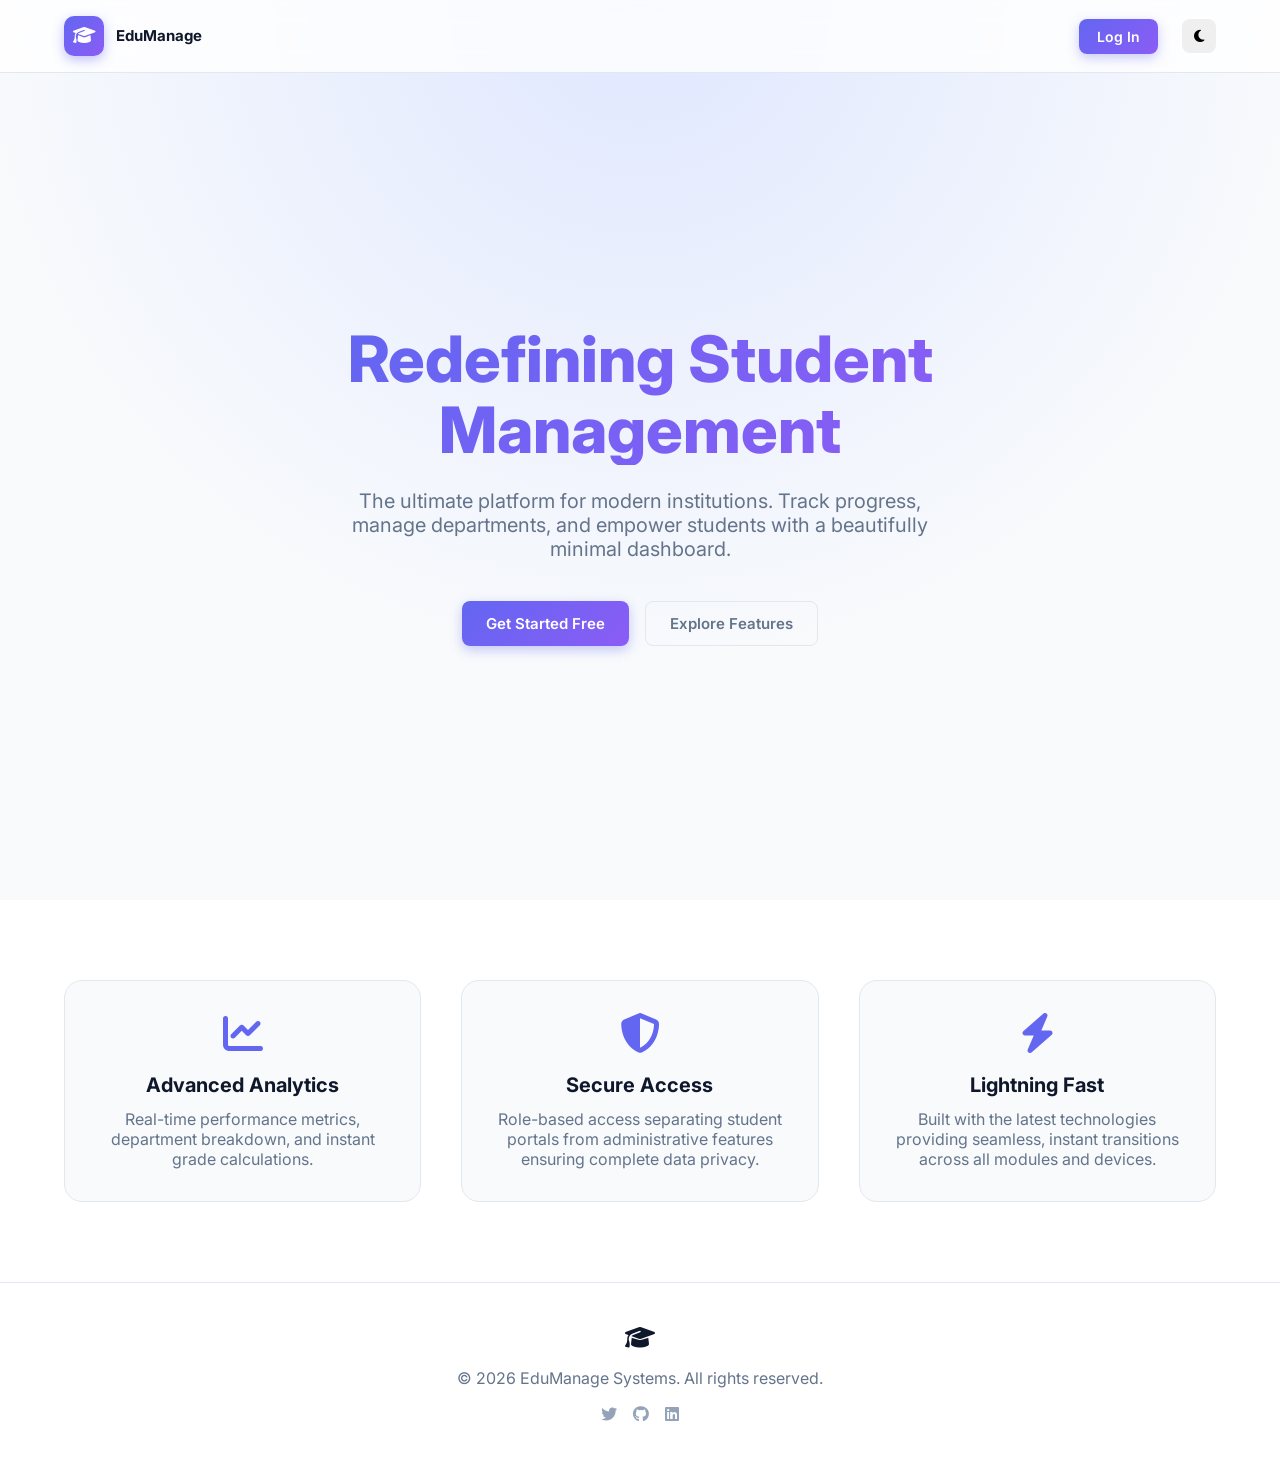
<file: index.html>
<!DOCTYPE html>
<html lang="en">
<head>
  <meta charset="UTF-8" />
  <meta name="viewport" content="width=device-width, initial-scale=1.0" />
  <title>EduManage — Professional Student Management</title>
  <link rel="stylesheet" href="style.css" />
  <link rel="stylesheet" href="auth-landing.css" />
  <link rel="stylesheet" href="https://cdnjs.cloudflare.com/ajax/libs/font-awesome/6.5.0/css/all.min.css" />
</head>
<body>

  <header class="landing-header">
    <div class="sidebar-logo" style="padding:0; border:none; color:var(--text-primary)">
      <div class="logo-icon"><i class="fa-solid fa-graduation-cap"></i></div>
      <div class="logo-text" style="color:var(--text-primary)">EduManage</div>
    </div>
    <nav class="landing-nav">
      <div style="display:flex; gap: 8px;">
        <a href="login.html" class="btn btn-primary">Log In</a>
      </div>
      <button class="btn btn-icon dark-toggle" id="dark-toggle"><i class="fa-solid fa-moon"></i></button>
    </nav>
  </header>

  <main>
    <section class="landing-hero">
      <h1 class="hero-title">Redefining Student<br/>Management</h1>
      <p class="hero-subtitle">The ultimate platform for modern institutions. Track progress, manage departments, and empower students with a beautifully minimal dashboard.</p>
      <div class="hero-buttons">
        <a href="signup.html" class="btn btn-primary btn-lg">Get Started Free</a>
        <a href="#features" class="btn btn-outline btn-lg">Explore Features</a>
      </div>
    </section>

    <section id="features" class="features-section">
      <div class="feature-card">
        <i class="fa-solid fa-chart-line feature-icon"></i>
        <h3 style="font-size: 20px; font-weight:700; margin-bottom:12px">Advanced Analytics</h3>
        <p style="color: var(--text-secondary)">Real-time performance metrics, department breakdown, and instant grade calculations.</p>
      </div>
      <div class="feature-card">
        <i class="fa-solid fa-shield-halved feature-icon"></i>
        <h3 style="font-size: 20px; font-weight:700; margin-bottom:12px">Secure Access</h3>
        <p style="color: var(--text-secondary)">Role-based access separating student portals from administrative features ensuring complete data privacy.</p>
      </div>
      <div class="feature-card">
        <i class="fa-solid fa-bolt feature-icon"></i>
        <h3 style="font-size: 20px; font-weight:700; margin-bottom:12px">Lightning Fast</h3>
        <p style="color: var(--text-secondary)">Built with the latest technologies providing seamless, instant transitions across all modules and devices.</p>
      </div>
    </section>
  </main>

  <footer class="landing-footer">
    <div style="margin-bottom: 16px; font-size:24px; color:var(--text-primary)"><i class="fa-solid fa-graduation-cap"></i></div>
    <p>&copy; <span id="year"></span> EduManage Systems. All rights reserved.</p>
    <div style="margin-top: 16px; display:flex; gap: 16px; justify-content:center;">
      <a href="#" style="color:var(--text-muted);"><i class="fa-brands fa-twitter"></i></a>
      <a href="#" style="color:var(--text-muted);"><i class="fa-brands fa-github"></i></a>
      <a href="#" style="color:var(--text-muted);"><i class="fa-brands fa-linkedin"></i></a>
    </div>
  </footer>

  <script src="script.js"></script>
  <script>
    document.getElementById('year').textContent = new Date().getFullYear();
  </script>
</body>
</html>
</file>
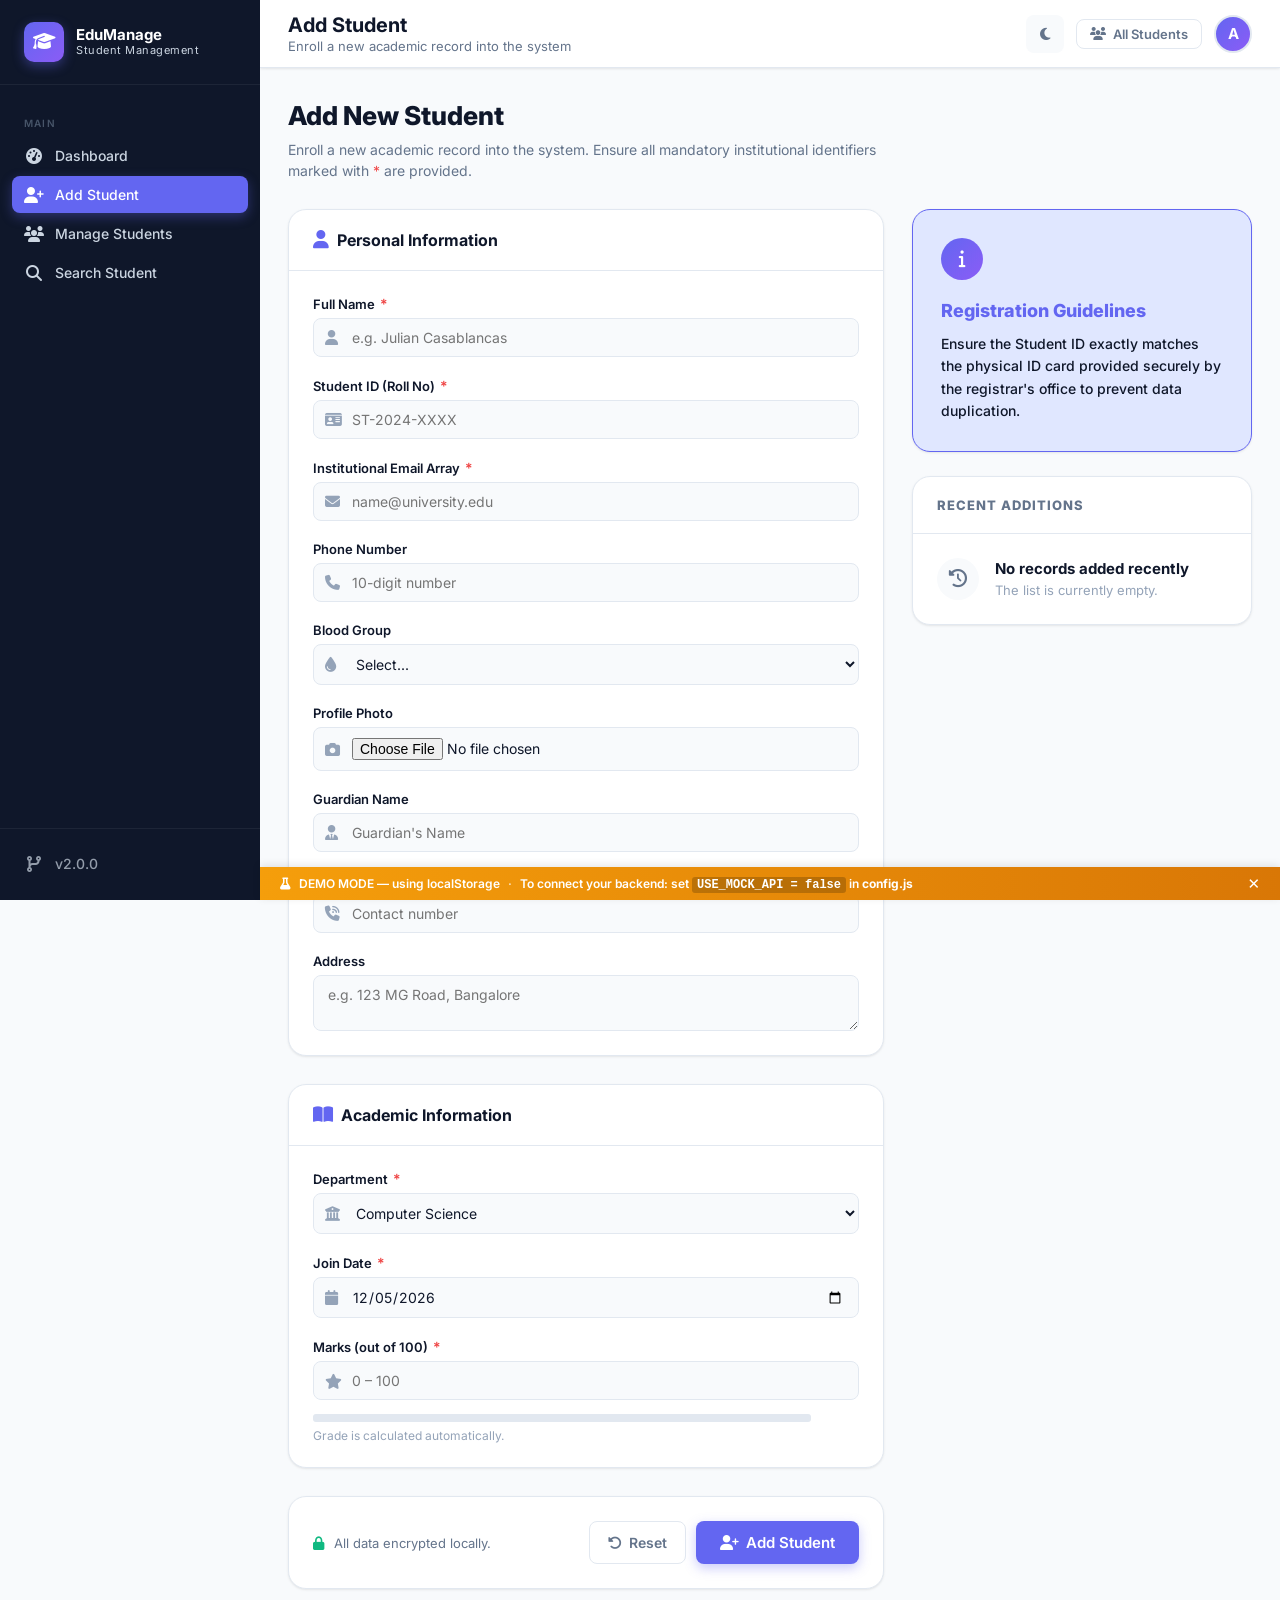
<file: add.html>
<!DOCTYPE html>
<html lang="en">
<head>
  <meta charset="UTF-8" />
  <meta name="viewport" content="width=device-width, initial-scale=1.0" />
  <title>Add Student — Student Management System</title>
  <meta name="description" content="Register a new student with full form validation." />
  <link rel="stylesheet" href="style.css" />
  <link rel="stylesheet" href="https://cdnjs.cloudflare.com/ajax/libs/font-awesome/6.5.0/css/all.min.css" />
</head>
<body>
<div class="app-shell">

  <!-- ── Sidebar ──────────────────────────────────────────────── -->
  <aside class="sidebar" id="sidebar">
    <div class="sidebar-logo">
      <div class="logo-icon"><i class="fa-solid fa-graduation-cap"></i></div>
      <div class="logo-text">EduManage<span>Student Management</span></div>
    </div>
    <nav class="sidebar-nav" aria-label="Main navigation">
      <div class="nav-section-label">Main</div>
      <a href="dashboard.html"  class="nav-link"><i class="fa-solid fa-gauge-high"></i> Dashboard</a>
      <a href="add.html"    class="nav-link active"><i class="fa-solid fa-user-plus"></i> Add Student</a>
      <a href="manage.html" class="nav-link"><i class="fa-solid fa-users"></i> Manage Students</a>
      <a href="search.html" class="nav-link"><i class="fa-solid fa-magnifying-glass"></i> Search Student</a>
    </nav>
    <div class="sidebar-footer">
      <div class="nav-link" style="cursor:default;pointer-events:none;opacity:.7;">
        <i class="fa-solid fa-code-branch"></i> v2.0.0
      </div>
    </div>
  </aside>
  <div class="sidebar-overlay"></div>

  <!-- ── Topbar ───────────────────────────────────────────────── -->
  <header class="topbar">
    <div class="topbar-left">
      <button class="btn topbar-btn" id="menu-toggle" aria-label="Toggle navigation"><i class="fa-solid fa-bars"></i></button>
      <div>
        <div class="topbar-title">Add Student</div>
        <div class="topbar-subtitle">Enroll a new academic record into the system</div>
      </div>
    </div>
    <div class="topbar-right">
      <button class="btn topbar-btn dark-toggle" id="dark-toggle" aria-label="Toggle dark mode"><i class="fa-solid fa-moon"></i></button>
      <a href="manage.html" class="btn btn-outline btn-sm"><i class="fa-solid fa-users"></i> All Students</a>
      <div class="avatar">A</div>
    </div>
  </header>

  <main class="main-content">
    <div class="page-header fade-up">
      <h1 class="page-title">Add New Student</h1>
      <p class="page-subtitle" style="max-width: 600px; line-height: 1.5; margin-top: 8px;">Enroll a new academic record into the system. Ensure all mandatory institutional identifiers marked with <span style="color:var(--danger)">*</span> are provided.</p>
    </div>

    <div class="page-two-col">
       <div style="min-width: 0;">
          <form id="add-form" novalidate>
             <!-- Personal Information -->
             <div class="card fade-up mb-6" style="margin-bottom:28px;">
               <div class="card-header">
                 <div class="card-title"><i class="fa-solid fa-user"></i> Personal Information</div>
               </div>
               <div class="card-body">
                 <div class="form-grid">
                    <div class="form-group">
                      <label class="form-label" for="name">Full Name <span class="required">*</span></label>
                      <div class="input-wrapper">
                        <i class="input-icon fa-solid fa-user"></i>
                        <input type="text" class="form-control" id="name" placeholder="e.g. Julian Casablancas" autocomplete="off" />
                      </div>
                      <div class="form-error" id="err-name"><i class="fa-solid fa-circle-exclamation"></i> Name is required (min 3 chars)</div>
                    </div>
                    <div class="form-group">
                      <label class="form-label" for="rollNo">Student ID (Roll No) <span class="required">*</span></label>
                      <div class="input-wrapper">
                        <i class="input-icon fa-solid fa-id-card"></i>
                        <input type="text" class="form-control" id="rollNo" placeholder="ST-2024-XXXX" autocomplete="off" />
                      </div>
                      <div class="form-error" id="err-rollNo"><i class="fa-solid fa-circle-exclamation"></i> Roll number is required</div>
                    </div>
                    <div class="form-group full">
                      <label class="form-label" for="email">Institutional Email Array <span class="required">*</span></label>
                      <div class="input-wrapper">
                        <i class="input-icon fa-solid fa-envelope"></i>
                        <input type="email" class="form-control" id="email" placeholder="name@university.edu" autocomplete="off" />
                      </div>
                      <div class="form-error" id="err-email"><i class="fa-solid fa-circle-exclamation"></i> Valid email is required</div>
                    </div>
                    
                    <div class="form-group">
                      <label class="form-label" for="phone">Phone Number</label>
                      <div class="input-wrapper">
                        <i class="input-icon fa-solid fa-phone"></i>
                        <input type="tel" class="form-control" id="phone" placeholder="10-digit number" />
                      </div>
                    </div>
                    <!-- Enhancements -->
                    <div class="form-group">
                      <label class="form-label" for="bloodGroup">Blood Group</label>
                      <div class="input-wrapper">
                        <i class="input-icon fa-solid fa-droplet"></i>
                        <select class="form-control" id="bloodGroup" style="padding-left:38px;">
                          <option value="" selected>Select...</option>
                          <option value="A+">A+</option><option value="A-">A-</option>
                          <option value="B+">B+</option><option value="B-">B-</option>
                          <option value="O+">O+</option><option value="O-">O-</option>
                          <option value="AB+">AB+</option><option value="AB-">AB-</option>
                        </select>
                      </div>
                    </div>
                    
                    <div class="form-group full">
                      <label class="form-label" for="photo">Profile Photo</label>
                      <div class="input-wrapper">
                        <i class="input-icon fa-solid fa-camera"></i>
                        <input type="file" class="form-control" id="photo" accept="image/*" style="padding-left:38px;" />
                      </div>
                    </div>

                    <div class="form-group">
                      <label class="form-label" for="guardianName">Guardian Name</label>
                      <div class="input-wrapper">
                        <i class="input-icon fa-solid fa-user-tie"></i>
                        <input type="text" class="form-control" id="guardianName" placeholder="Guardian's Name" />
                      </div>
                    </div>
                    <div class="form-group">
                      <label class="form-label" for="guardianContact">Guardian Contact</label>
                      <div class="input-wrapper">
                        <i class="input-icon fa-solid fa-phone-volume"></i>
                        <input type="tel" class="form-control" id="guardianContact" placeholder="Contact number" />
                      </div>
                    </div>

                    <div class="form-group full">
                      <label class="form-label" for="address">Address</label>
                      <textarea class="form-control" id="address" name="address" rows="2"
                        placeholder="e.g. 123 MG Road, Bangalore" style="resize:vertical;"></textarea>
                    </div>
                 </div>
               </div>
             </div>

             <!-- Academic Information -->
             <div class="card fade-up mb-6" style="margin-bottom:28px;">
               <div class="card-header">
                 <div class="card-title"><i class="fa-solid fa-book-open"></i> Academic Information</div>
               </div>
               <div class="card-body">
                 <div class="form-grid">
                    <div class="form-group">
                      <label class="form-label" for="department">Department <span class="required">*</span></label>
                      <div class="input-wrapper">
                        <i class="input-icon fa-solid fa-building-columns"></i>
                        <select class="form-control" id="department" style="padding-left:38px;">
                          <option value="" disabled selected>Select Department</option>
                        </select>
                      </div>
                      <div class="form-error" id="err-department"><i class="fa-solid fa-circle-exclamation"></i> Please select a department</div>
                    </div>
                    <div class="form-group">
                      <label class="form-label" for="joinDate">Join Date <span class="required">*</span></label>
                      <div class="input-wrapper">
                        <i class="input-icon fa-solid fa-calendar"></i>
                        <input type="date" class="form-control" id="joinDate" style="padding-left:38px;" />
                      </div>
                      <div class="form-error" id="err-joinDate"><i class="fa-solid fa-circle-exclamation"></i> Join date is required</div>
                    </div>
                    <div class="form-group full">
                      <label class="form-label" for="marks">Marks (out of 100) <span class="required">*</span></label>
                      <div style="position:relative;">
                        <i class="input-icon fa-solid fa-star" style="position:absolute;left:12px;top:50%;transform:translateY(-50%);color:var(--text-muted);font-size:15px;pointer-events:none;"></i>
                        <input type="number" class="form-control" id="marks" min="0" max="100" placeholder="0 – 100" style="padding-left:38px;" />
                      </div>
                      <div style="display:flex;align-items:center;gap:12px;margin-top:8px;">
                        <div class="progress-bar-outer" style="flex:1;height:8px;">
                          <div class="progress-bar-fill" id="marks-progress" style="width:0%;"></div>
                        </div>
                        <span id="marks-grade-preview" style="font-size:13px;font-weight:700;min-width:36px;text-align:right;"></span>
                      </div>
                      <div class="form-help">Grade is calculated automatically.</div>
                      <div class="form-error" id="err-marks"><i class="fa-solid fa-circle-exclamation"></i> Marks must be between 0 and 100</div>
                    </div>
                 </div>
               </div>
             </div>

             <!-- Actions -->
             <div class="card fade-up">
               <div class="card-body" style="display:flex;align-items:center;justify-content:space-between;flex-wrap:wrap;gap:12px;">
                 <div style="font-size:13px;color:var(--text-secondary);">
                   <i class="fa-solid fa-lock" style="color:var(--success);margin-right:6px;"></i> All data encrypted locally.
                 </div>
                 <div style="display:flex;gap:10px;flex-wrap:wrap;">
                   <button type="button" class="btn btn-outline" id="reset-btn">
                     <i class="fa-solid fa-rotate-left"></i> Reset
                   </button>
                   <button type="submit" class="btn btn-primary btn-lg" id="submit-btn" style="background:var(--primary); border:none;">
                     <i class="fa-solid fa-user-plus"></i> Add Student
                   </button>
                 </div>
               </div>
             </div>
          </form>
       </div>
       
       <!-- Right Widgets (Registration Guidelines logic adopted but themed natively) -->
       <div style="display:flex; flex-direction:column; gap:24px;">
          <div class="card fade-up" style="background:var(--primary-light); border:1px solid var(--primary); padding:28px;">
             <div style="width:42px; height:42px; border-radius:50%; background:linear-gradient(135deg, var(--primary), var(--secondary)); color:#fff; display:flex; align-items:center; justify-content:center; margin-bottom:20px; font-size:18px;">
                <i class="fa-solid fa-info"></i>
             </div>
             <h3 style="color:var(--primary); font-size:18px; font-weight:800; margin:0 0 12px 0;">Registration Guidelines</h3>
             <p style="color:var(--text-primary); font-size:14px; font-weight:500; line-height:1.6; margin:0;">Ensure the Student ID exactly matches the physical ID card provided securely by the registrar's office to prevent data duplication.</p>
          </div>
          
          <div class="card fade-up">
             <div class="card-header" style="border-bottom:1px solid var(--border);">
                <div class="card-title" style="font-size:13px; font-weight:800; letter-spacing:1px; color:var(--text-secondary); text-transform:uppercase;">Recent Additions</div>
             </div>
             <div class="card-body">
                <div style="display:flex; gap:16px; align-items:center;">
                   <div style="width:42px; height:42px; border-radius:50%; background:var(--bg); display:flex; align-items:center; justify-content:center; color:var(--text-secondary); font-size: 18px;"><i class="fa-solid fa-clock-rotate-left"></i></div>
                   <div>
                      <div id="recent-title" style="font-weight:700; color:var(--text-primary); font-size:15px; margin-bottom:4px;">No records added recently</div>
                      <div id="recent-desc" style="font-size:13px; color:var(--text-muted);">The list is currently empty.</div>
                   </div>
                </div>
             </div>
          </div>
       </div>

    </div>
  </main>
</div>

<div id="toast-container" aria-live="polite"></div>

<script src="config.js"></script>
<script src="api.js"></script>
<script src="script.js"></script>
<script>
let _currentPhotoBase64 = null;

const rules = {
  name:       v => v.trim().length >= 3,
  rollNo:     v => v.trim().length >= 2,
  email:      v => /^[^\s@]+@[^\s@]+\.[^\s@]+$/.test(v.trim()),
  department: v => !!v,
  joinDate:   v => !!v,
  marks:      v => v !== '' && Number(v) >= 0 && Number(v) <= 100,
};

function validateField(field) {
  const el  = document.getElementById(field);
  const err = document.getElementById('err-' + field);
  if (!el) return true;
  const ok = rules[field]? rules[field](el.value) : true;
  el.classList.toggle('error',    !ok);
  el.classList.toggle('success',   ok && el.value !== '');
  if (err) err.classList.toggle('show', !ok && el.value !== '');
  return ok;
}

function pageInit() {
  seedDemoDataIfEmpty();
  populateDeptSelect(document.getElementById('department'));
  document.getElementById('joinDate').value = new Date().toISOString().split('T')[0];

  document.getElementById('marks').addEventListener('input', () => {
    const val = Math.max(0, Math.min(100, Number(document.getElementById('marks').value) || 0));
    document.getElementById('marks-progress').style.width = val + '%';
    const g = computeGrade(val);
    const el = document.getElementById('marks-grade-preview');
    el.textContent = g;
    el.className   = gradeClass(g);
  });

  document.getElementById('photo').addEventListener('change', (e) => {
    if (e.target.files.length > 0) {
      const reader = new FileReader();
      reader.onload = () => { _currentPhotoBase64 = reader.result; };
      reader.readAsDataURL(e.target.files[0]);
    } else {
      _currentPhotoBase64 = null;
    }
  });

  Object.keys(rules).forEach(field => {
    const el = document.getElementById(field);
    if (!el) return;
    el.addEventListener('blur',  () => validateField(field));
    el.addEventListener('input', () => { if (el.classList.contains('error')) validateField(field); });
  });

  document.getElementById('reset-btn').addEventListener('click', () => {
    document.getElementById('add-form').reset();
    document.getElementById('joinDate').value = new Date().toISOString().split('T')[0];
    document.getElementById('marks-progress').style.width = '0%';
    document.getElementById('marks-grade-preview').textContent = '';
    _currentPhotoBase64 = null;
    Object.keys(rules).forEach(f => {
      const el = document.getElementById(f); if (el) el.classList.remove('error','success');
      const er = document.getElementById('err-' + f); if (er) er.classList.remove('show');
    });
    showToast('info', 'Form Reset', 'All fields cleared.');
  });

  document.getElementById('add-form').addEventListener('submit', handleSubmit);
}
if (document.readyState === 'loading') {
  document.addEventListener('DOMContentLoaded', pageInit);
} else {
  pageInit();
}

async function handleSubmit(e) {
  e.preventDefault();

  const allOk = Object.keys(rules).map(validateField).every(Boolean);
  if (!allOk) {
    showToast('error', 'Validation Error', 'Please fix the highlighted fields.');
    document.querySelector('.form-control.error')?.scrollIntoView({ behavior: 'smooth', block: 'center' });
    return;
  }

  const payload = {
    name:       document.getElementById('name').value,
    rollNo:     document.getElementById('rollNo').value,
    email:      document.getElementById('email').value,
    phone:      document.getElementById('phone').value,
    bloodGroup: document.getElementById('bloodGroup').value,
    guardianName: document.getElementById('guardianName').value,
    guardianContact: document.getElementById('guardianContact').value,
    photo:      _currentPhotoBase64,
    address:    document.getElementById('address').value,
    department: document.getElementById('department').value,
    joinDate:   document.getElementById('joinDate').value,
    marks:      Number(document.getElementById('marks').value),
  };

  const btn = document.getElementById('submit-btn');
  setButtonLoading(btn, true);

  try {
    const res     = await ApiService.createStudent(payload);
    const student = res.data ?? res;
    
    // Update the recent widget natively
    document.getElementById('recent-title').textContent = student.name;
    document.getElementById('recent-desc').innerHTML = `Student ID: ${student.rollNo}`;
    
    showToast('success', 'Student Added!', `${student.name} (${student.rollNo}) registered successfully.`);

    btn.innerHTML = '<i class="fa-solid fa-circle-check"></i> Saved!';
    btn.style.background = 'linear-gradient(135deg,#10b981,#059669)';

    setTimeout(() => {
      document.getElementById('add-form').reset();
      document.getElementById('joinDate').value = new Date().toISOString().split('T')[0];
      document.getElementById('marks-progress').style.width = '0%';
      document.getElementById('marks-grade-preview').textContent = '';
      _currentPhotoBase64 = null;
      Object.keys(rules).forEach(f => {
        const el = document.getElementById(f); if (el) el.classList.remove('error','success');
        const er = document.getElementById('err-' + f); if (er) er.classList.remove('show');
      });
      setButtonLoading(btn, false, '<i class="fa-solid fa-user-plus"></i> Add Student');
      btn.style.background = '';
    }, 1800);

  } catch (err) {
    console.error('[Add Student]', err);
    if (err.status === 409) {
      const el  = document.getElementById('rollNo');
      const err2= document.getElementById('err-rollNo');
      if (el)   el.classList.add('error');
      if (err2) { err2.innerHTML = `<i class="fa-solid fa-circle-exclamation"></i> ${escapeHtml(err.message)}`; err2.classList.add('show'); }
    }
    showToast('error', 'Error', err.message || 'Failed to add student. Please try again.');
    setButtonLoading(btn, false, '<i class="fa-solid fa-user-plus"></i> Add Student');
  }
}
</script>
</body>
</html>
</file>
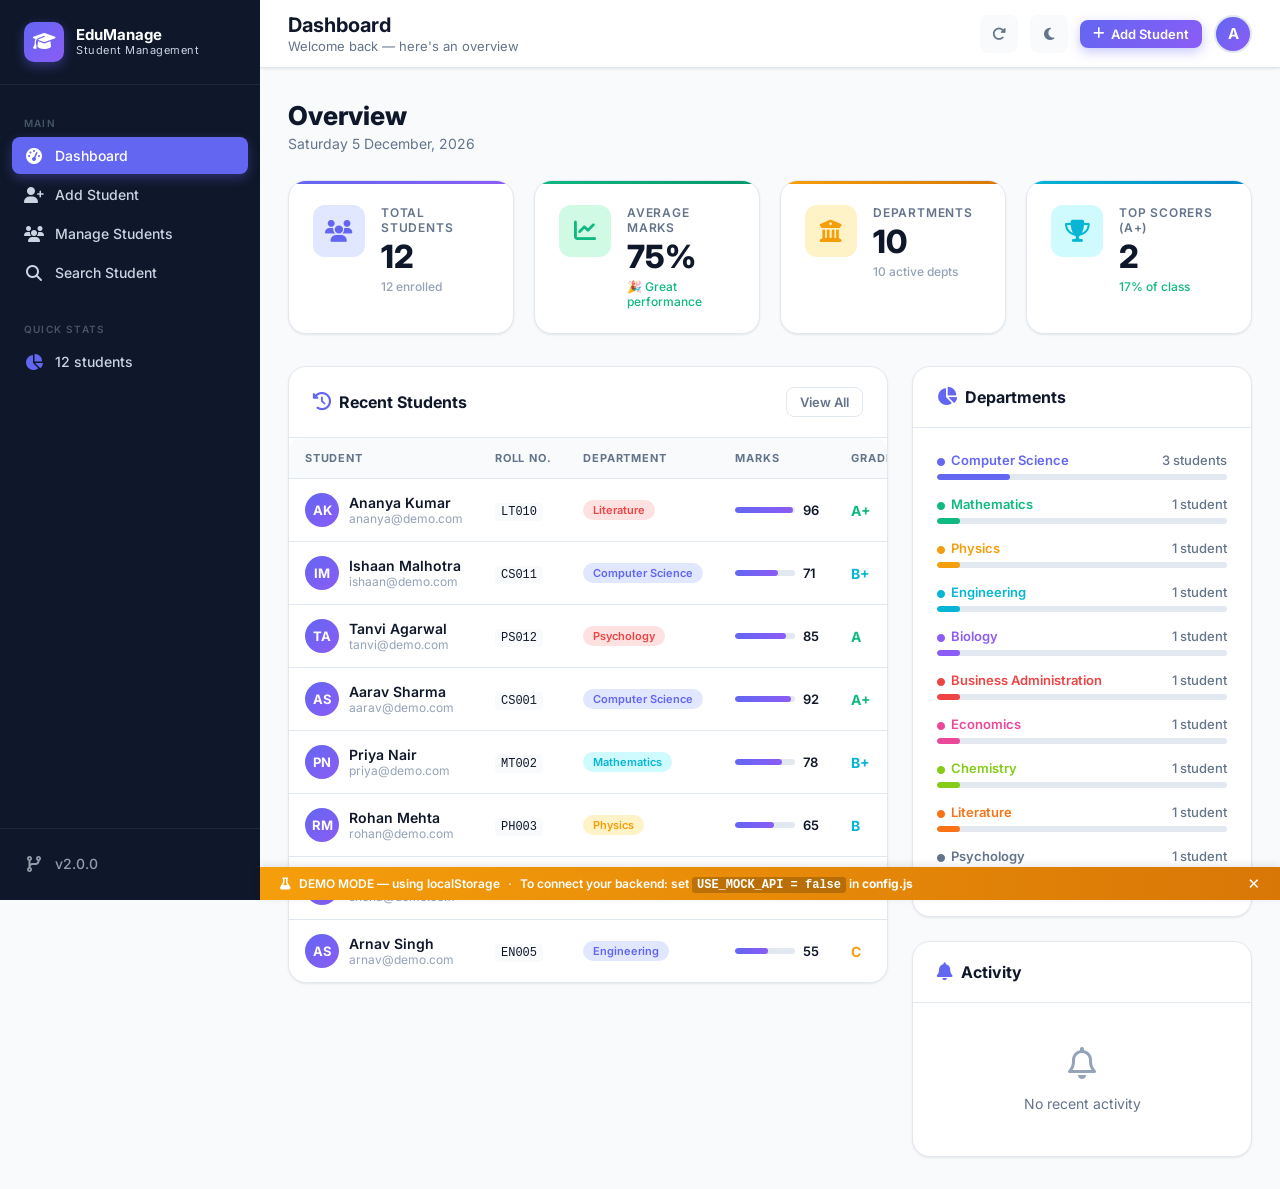
<file: dashboard.html>
<!DOCTYPE html>
<html lang="en">
<head>
  <meta charset="UTF-8" />
  <meta name="viewport" content="width=device-width, initial-scale=1.0" />
  <title>Dashboard — Student Management System</title>
  <meta name="description" content="Student Management System dashboard — live stats, recent students, department breakdown." />
  <link rel="stylesheet" href="style.css" />
  <link rel="stylesheet" href="https://cdnjs.cloudflare.com/ajax/libs/font-awesome/6.5.0/css/all.min.css" />
</head>
<body>
<div class="app-shell">

  <!-- ── Sidebar ──────────────────────────────────────────────── -->
  <aside class="sidebar" id="sidebar">
    <div class="sidebar-logo">
      <div class="logo-icon"><i class="fa-solid fa-graduation-cap"></i></div>
      <div class="logo-text">EduManage<span>Student Management</span></div>
    </div>
    <nav class="sidebar-nav" aria-label="Main navigation">
      <div class="nav-section-label">Main</div>
      <a href="dashboard.html"  class="nav-link"><i class="fa-solid fa-gauge-high"></i> Dashboard</a>
      <a href="add.html"    class="nav-link"><i class="fa-solid fa-user-plus"></i> Add Student</a>
      <a href="manage.html" class="nav-link"><i class="fa-solid fa-users"></i> Manage Students</a>
      <a href="search.html" class="nav-link"><i class="fa-solid fa-magnifying-glass"></i> Search Student</a>
      <div class="nav-section-label mt-4">Quick Stats</div>
      <div class="nav-link" style="cursor:default;pointer-events:none;">
        <i class="fa-solid fa-chart-pie" style="color:#6366f1;"></i>
        <span id="sidebar-total">Loading…</span>
      </div>
    </nav>
    <div class="sidebar-footer">
      <div class="nav-link" style="cursor:default;pointer-events:none;opacity:.7;">
        <i class="fa-solid fa-code-branch"></i> v2.0.0
      </div>
    </div>
  </aside>
  <div class="sidebar-overlay"></div>

  <!-- ── Top Bar ──────────────────────────────────────────────── -->
  <header class="topbar">
    <div class="topbar-left">
      <button class="btn topbar-btn" id="menu-toggle" aria-label="Toggle navigation"><i class="fa-solid fa-bars"></i></button>
      <div>
        <div class="topbar-title">Dashboard</div>
        <div class="topbar-subtitle">Welcome back — here's an overview</div>
      </div>
    </div>
    <div class="topbar-right">
      <button class="btn topbar-btn" id="refresh-btn" title="Refresh data" aria-label="Refresh">
        <i class="fa-solid fa-rotate-right"></i>
      </button>
      <button class="btn topbar-btn dark-toggle" id="dark-toggle" aria-label="Toggle dark mode">
        <i class="fa-solid fa-moon"></i>
      </button>
      <a href="add.html" class="btn btn-primary btn-sm"><i class="fa-solid fa-plus"></i> Add Student</a>
      <div class="avatar" title="Admin">A</div>
    </div>
  </header>

  <!-- ── Main Content ─────────────────────────────────────────── -->
  <main class="main-content">

    <div class="page-header fade-up">
      <h1 class="page-title">Overview</h1>
      <p class="page-subtitle" id="today-date"></p>
    </div>

    <!-- Stats Cards -->
    <div class="stats-grid" id="stats-grid">
      <!-- Skeleton placeholders -->
      <div class="stat-card indigo fade-up fade-up-1" id="stat-card-total">
        <div class="stat-icon"><i class="fa-solid fa-users"></i></div>
        <div class="stat-info">
          <div class="stat-label">Total Students</div>
          <div class="stat-value" id="stat-total"><span class="pulse" style="display:inline-block;width:40px;height:28px;background:var(--border);border-radius:4px;"></span></div>
          <div class="stat-change" id="stat-total-sub"></div>
        </div>
      </div>
      <div class="stat-card emerald fade-up fade-up-2">
        <div class="stat-icon"><i class="fa-solid fa-chart-line"></i></div>
        <div class="stat-info">
          <div class="stat-label">Average Marks</div>
          <div class="stat-value" id="stat-avg"><span class="pulse" style="display:inline-block;width:60px;height:28px;background:var(--border);border-radius:4px;"></span></div>
          <div class="stat-change" id="stat-avg-sub"></div>
        </div>
      </div>
      <div class="stat-card amber fade-up fade-up-3">
        <div class="stat-icon"><i class="fa-solid fa-building-columns"></i></div>
        <div class="stat-info">
          <div class="stat-label">Departments</div>
          <div class="stat-value" id="stat-depts"><span class="pulse" style="display:inline-block;width:30px;height:28px;background:var(--border);border-radius:4px;"></span></div>
          <div class="stat-change" id="stat-depts-sub"></div>
        </div>
      </div>
      <div class="stat-card cyan fade-up fade-up-4">
        <div class="stat-icon"><i class="fa-solid fa-trophy"></i></div>
        <div class="stat-info">
          <div class="stat-label">Top Scorers (A+)</div>
          <div class="stat-value" id="stat-toppers"><span class="pulse" style="display:inline-block;width:30px;height:28px;background:var(--border);border-radius:4px;"></span></div>
          <div class="stat-change up" id="stat-toppers-sub"></div>
        </div>
      </div>
    </div>

    <!-- Dashboard Grid -->
    <div class="dashboard-grid" id="dashboard-grid">

      <!-- Recent Students -->
      <div class="card fade-up">
        <div class="card-header">
          <div class="card-title"><i class="fa-solid fa-clock-rotate-left"></i> Recent Students</div>
          <a href="manage.html" class="btn btn-outline btn-sm">View All</a>
        </div>
        <div style="padding:0;">
          <div class="table-wrapper">
            <table class="data-table">
              <thead>
                <tr>
                  <th>Student</th><th>Roll No.</th><th>Department</th>
                  <th>Marks</th><th>Grade</th>
                </tr>
              </thead>
              <tbody id="recent-tbody">
                <tr><td colspan="5"><div class="empty-state pulse" style="padding:24px;">Loading…</div></td></tr>
              </tbody>
            </table>
          </div>
        </div>
      </div>

      <!-- Right column -->
      <div style="display:flex;flex-direction:column;gap:24px;">
        <div class="card fade-up">
          <div class="card-header">
            <div class="card-title"><i class="fa-solid fa-chart-pie"></i> Departments</div>
          </div>
          <div class="card-body" id="dept-chart">
            <div class="empty-state pulse" style="padding:24px 0;">Loading…</div>
          </div>
        </div>

        <div class="card fade-up">
          <div class="card-header">
            <div class="card-title"><i class="fa-solid fa-bell"></i> Activity</div>
          </div>
          <div class="card-body" id="activity-panel">
            <div class="empty-state pulse" style="padding:20px 0;">Loading…</div>
          </div>
        </div>
      </div>
    </div>

  </main>
</div>

<div id="toast-container" aria-live="polite"></div>

<!-- Load config → api → script in order -->
<script src="config.js"></script>
<script src="api.js"></script>
<script src="script.js"></script>
<script>
function pageInit() {
  document.getElementById('today-date').textContent =
    new Date().toLocaleDateString('en-IN', { weekday: 'long', day: 'numeric', month: 'long', year: 'numeric' });

  loadDashboard();

  document.getElementById('refresh-btn').addEventListener('click', () => {
    loadDashboard();
    showToast('info', 'Refreshed', 'Dashboard data has been reloaded.');
  });
}
if (document.readyState === 'loading') {
  document.addEventListener('DOMContentLoaded', pageInit);
} else {
  pageInit();
}

async function loadDashboard() {
  const refreshBtn = document.getElementById('refresh-btn');
  refreshBtn.querySelector('i').classList.add('fa-spin');

  try {
    // Parallel fetch: stats + recent list
    const [statsRes, listRes] = await Promise.all([
      ApiService.getStats(),
      ApiService.listStudents({ sortBy: 'createdAt', sortDir: 'desc', pageSize: 8 }),
    ]);

    const stats    = statsRes.data ?? statsRes;
    const students = listRes.data  ?? listRes;

    renderStats(stats, students);
    renderRecentTable(students);
    renderDeptChart(stats);
    renderActivity();

  } catch (err) {
    console.error('[Dashboard] load error:', err);
    showToast('error', 'Load Failed', err.message || 'Could not load dashboard data.');
  } finally {
    refreshBtn.querySelector('i').classList.remove('fa-spin');
  }
}

function renderStats(stats, students) {
  const { total = 0, averageMarks = 0, departments = 0, topScorers = 0 } = stats;

  document.getElementById('stat-total').textContent   = total;
  document.getElementById('stat-avg').textContent     = averageMarks + '%';
  document.getElementById('stat-depts').textContent   = departments;
  document.getElementById('stat-toppers').textContent = topScorers;
  document.getElementById('stat-total-sub').textContent  = `${total} enrolled`;
  document.getElementById('stat-avg-sub').textContent    = averageMarks >= 70 ? '🎉 Great performance' : averageMarks >= 50 ? 'Average performance' : 'Needs improvement';
  document.getElementById('stat-avg-sub').className      = `stat-change ${averageMarks >= 70 ? 'up' : averageMarks >= 50 ? '' : 'down'}`;
  document.getElementById('stat-depts-sub').textContent  = `${departments} active dept${departments !== 1 ? 's' : ''}`;
  document.getElementById('stat-toppers-sub').textContent= total ? `${((topScorers / total) * 100).toFixed(0)}% of class` : 'No A+ yet';

  const sc = document.getElementById('sidebar-total');
  if (sc) sc.textContent = `${total} student${total !== 1 ? 's' : ''}`;
}

function renderRecentTable(students) {
  const tbody = document.getElementById('recent-tbody');
  if (!students.length) {
    tbody.innerHTML = `<tr><td colspan="5">
      <div class="empty-state">
        <i class="fa-solid fa-user-slash"></i>
        <h3>No students yet</h3>
        <p><a href="add.html" style="color:var(--primary);">Add the first student</a></p>
      </div></td></tr>`;
    return;
  }
  tbody.innerHTML = students.slice(0, 8).map(s => `
    <tr>
      <td>
        <div class="student-name">
          <div class="student-avatar">${escapeHtml(initials(s.name))}</div>
          <div>
            <div style="font-weight:600;">${escapeHtml(s.name)}</div>
            <div style="font-size:12px;color:var(--text-muted);">${escapeHtml(s.email)}</div>
          </div>
        </div>
      </td>
      <td><code style="font-size:12px;background:var(--bg);padding:2px 6px;border-radius:4px;">${escapeHtml(s.rollNo)}</code></td>
      <td><span class="badge ${deptBadgeClass(s.department)}">${escapeHtml(s.department)}</span></td>
      <td>
        <div style="display:flex;align-items:center;gap:8px;">
          <div class="progress-bar-outer" style="width:60px;">
            <div class="progress-bar-fill" style="width:${s.marks}%;"></div>
          </div>
          <span style="font-weight:600;font-size:13px;">${s.marks}</span>
        </div>
      </td>
      <td><span class="${gradeClass(s.grade)}">${escapeHtml(s.grade)}</span></td>
    </tr>`).join('');
}

function renderDeptChart(stats) {
  const breakdown = stats.departmentBreakdown || {};
  const total     = stats.total || 0;
  const sorted    = Object.entries(breakdown).sort((a, b) => b[1] - a[1]);
  const deptEl    = document.getElementById('dept-chart');
  const colors    = ['#6366f1','#10b981','#f59e0b','#06b6d4','#8b5cf6','#ef4444','#ec4899','#84cc16','#f97316','#64748b'];

  if (!sorted.length) {
    deptEl.innerHTML = `<div class="empty-state" style="padding:20px 0;"><i class="fa-solid fa-chart-pie" style="font-size:32px;"></i><p style="margin-top:8px;">No data yet</p></div>`;
    return;
  }
  deptEl.innerHTML = sorted.map(([dept, count], i) => `
    <div class="dept-item">
      <div class="dept-header">
        <span class="dept-name" style="color:${colors[i % colors.length]}">
          <i class="fa-solid fa-circle" style="font-size:8px;margin-right:6px;"></i>${escapeHtml(dept)}
        </span>
        <span class="dept-count">${count} student${count > 1 ? 's' : ''}</span>
      </div>
      <div class="progress-bar-outer">
        <div class="progress-bar-fill" style="width:${total ? (count / total * 100).toFixed(0) : 0}%;background:${colors[i % colors.length]};"></div>
      </div>
    </div>`).join('');
}

function renderActivity() {
  const log   = ApiService.getActivityLog();
  const el    = document.getElementById('activity-panel');
  const aColors = { added: 'var(--success)', updated: 'var(--warning)', deleted: 'var(--danger)' };

  if (!log.length) {
    el.innerHTML = `<div class="empty-state" style="padding:20px 0;"><i class="fa-regular fa-bell" style="font-size:32px;"></i><p style="margin-top:8px;">No recent activity</p></div>`;
    return;
  }
  el.innerHTML = `<div class="activity-list">
    ${log.slice(0, 8).map(a => `
      <div class="activity-item">
        <div class="activity-dot" style="background:${aColors[a.action]};"></div>
        <div>
          <div class="activity-text"><strong>${escapeHtml(a.name)}</strong> was <strong>${a.action}</strong> <span style="color:var(--text-muted);">· ${escapeHtml(a.dept)}</span></div>
          <div class="activity-time"><i class="fa-regular fa-clock" style="margin-right:4px;"></i>${timeSince(a.ts)}</div>
        </div>
      </div>`).join('')}
  </div>`;
}
</script>
</body>
</html>
</file>
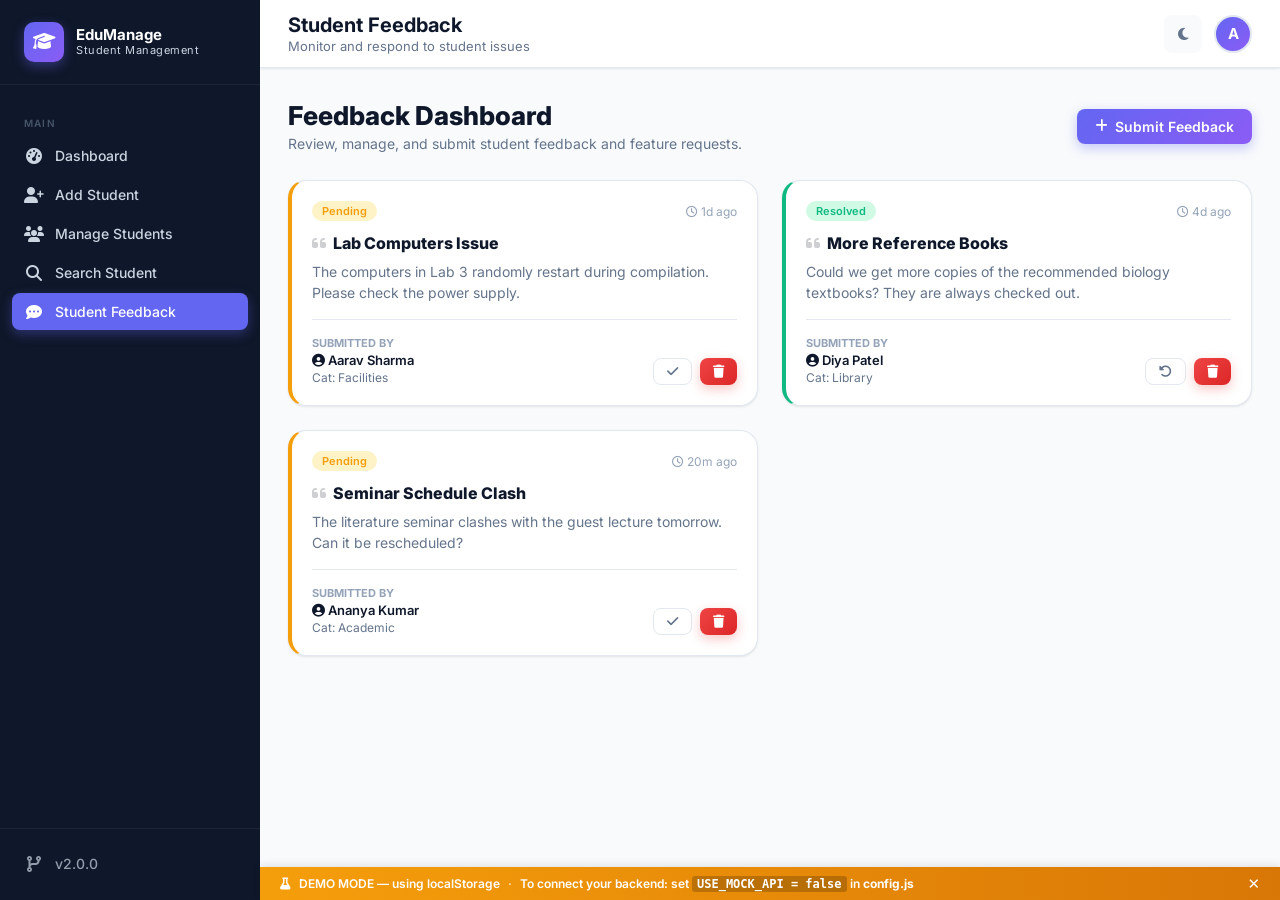
<file: feedback.html>
<!DOCTYPE html>
<html lang="en">
<head>
  <meta charset="UTF-8" />
  <meta name="viewport" content="width=device-width, initial-scale=1.0" />
  <title>Student Feedback — EduManage</title>
  <meta name="description" content="View and manage student feedback." />
  <link rel="stylesheet" href="style.css" />
  <link rel="stylesheet" href="https://cdnjs.cloudflare.com/ajax/libs/font-awesome/6.5.0/css/all.min.css" />
</head>
<body>
<div class="app-shell">

  <!-- ── Sidebar ──────────────────────────────────────────────── -->
  <aside class="sidebar" id="sidebar">
    <div class="sidebar-logo">
      <div class="logo-icon"><i class="fa-solid fa-graduation-cap"></i></div>
      <div class="logo-text">EduManage<span>Student Management</span></div>
    </div>
    <nav class="sidebar-nav" aria-label="Main navigation">
      <div class="nav-section-label">Main</div>
      <a href="dashboard.html"  class="nav-link"><i class="fa-solid fa-gauge-high"></i> Dashboard</a>
      <a href="add.html"    class="nav-link"><i class="fa-solid fa-user-plus"></i> Add Student</a>
      <a href="manage.html" class="nav-link"><i class="fa-solid fa-users"></i> Manage Students</a>
      <a href="search.html" class="nav-link"><i class="fa-solid fa-magnifying-glass"></i> Search Student</a>
      <a href="feedback.html" class="nav-link active"><i class="fa-solid fa-comment-dots"></i> Student Feedback</a>
    </nav>
    <div class="sidebar-footer">
      <div class="nav-link" style="cursor:default;pointer-events:none;opacity:.7;">
        <i class="fa-solid fa-code-branch"></i> v2.0.0
      </div>
    </div>
  </aside>
  <div class="sidebar-overlay"></div>

  <!-- ── Topbar ───────────────────────────────────────────────── -->
  <header class="topbar">
    <div class="topbar-left">
      <button class="btn topbar-btn" id="menu-toggle" aria-label="Toggle navigation"><i class="fa-solid fa-bars"></i></button>
      <div>
        <div class="topbar-title">Student Feedback</div>
        <div class="topbar-subtitle">Monitor and respond to student issues</div>
      </div>
    </div>
    <div class="topbar-right">
      <button class="btn topbar-btn dark-toggle" id="dark-toggle" aria-label="Toggle dark mode"><i class="fa-solid fa-moon"></i></button>
      <div class="avatar">A</div>
    </div>
  </header>

  <!-- ── Main Content ─────────────────────────────────────────── -->
  <main class="main-content">
    <div class="page-header fade-up" style="display:flex; justify-content:space-between; align-items:center; flex-wrap:wrap; gap:16px;">
      <div>
        <h1 class="page-title">Feedback Dashboard</h1>
        <p class="page-subtitle">Review, manage, and submit student feedback and feature requests.</p>
      </div>
      <div>
        <button class="btn btn-primary" onclick="openFeedbackModal()">
          <i class="fa-solid fa-plus"></i> Submit Feedback
        </button>
      </div>
    </div>

    <!-- Feedbacks Grid -->
    <div class="feedback-grid fade-up" id="feedback-container">
      <!-- Loaded dynamically via JS -->
    </div>
    
    <div id="no-feedbacks" style="display:none; text-align:center; padding: 60px; color: var(--text-muted);">
      <i class="fa-solid fa-leaf" style="font-size: 40px; margin-bottom: 16px; opacity: 0.5;"></i>
      <div style="font-size: 16px; font-weight: 600;">No feedback found</div>
      <p style="font-size: 13px;">There are currently no active feedback messages.</p>
    </div>

  </main>
</div>

<!-- ── Submit Feedback Modal ────────────────────────────────────── -->
<div class="modal-overlay" id="feedback-modal">
  <div class="modal">
    <div class="modal-header">
      <h3 class="modal-title"><i class="fa-solid fa-comment-medical text-primary"></i> New Feedback</h3>
      <button class="modal-close" onclick="closeFeedbackModal()"><i class="fa-solid fa-xmark"></i></button>
    </div>
    <div class="modal-body">
      <form id="feedback-form" novalidate>
        <div class="form-group mb-4">
          <label class="form-label" for="fb-name">Student Name <span class="required">*</span></label>
          <div class="input-wrapper">
             <i class="input-icon fa-solid fa-user"></i>
             <input type="text" class="form-control" id="fb-name" placeholder="John Doe" required style="padding-left: 36px;" />
          </div>
        </div>
        <div class="form-group mb-4">
          <label class="form-label" for="fb-category">Category <span class="required">*</span></label>
          <div class="input-wrapper">
             <i class="input-icon fa-solid fa-tag"></i>
             <select class="form-control" id="fb-category" required style="padding-left: 36px;">
               <option value="" disabled selected>Select Category...</option>
               <option value="Academic">Academic</option>
               <option value="Facilities">Facilities</option>
               <option value="Library">Library</option>
               <option value="General">General Enquiry</option>
             </select>
          </div>
        </div>
        <div class="form-group mb-4">
          <label class="form-label" for="fb-subject">Subject <span class="required">*</span></label>
          <div class="input-wrapper">
             <i class="input-icon fa-solid fa-heading"></i>
             <input type="text" class="form-control" id="fb-subject" placeholder="What is this regarding?" required style="padding-left: 36px;" />
          </div>
        </div>
        <div class="form-group full">
          <label class="form-label" for="fb-message">Message <span class="required">*</span></label>
          <textarea class="form-control" id="fb-message" rows="4" placeholder="Detail your feedback or request..." style="resize:vertical;" required></textarea>
        </div>
      </form>
    </div>
    <div class="modal-footer">
      <div id="fb-err" style="color:var(--danger); font-size:13px; font-weight:500; display:none; flex:1;">Please fill all required fields.</div>
      <button class="btn btn-outline" onclick="closeFeedbackModal()">Cancel</button>
      <button class="btn btn-primary" id="fb-submit-btn" onclick="submitFeedback()">Submit</button>
    </div>
  </div>
</div>

<div id="toast-container" aria-live="polite"></div>

<script src="config.js"></script>
<script src="api.js"></script>
<script src="script.js"></script>
<script>
let _feedbacks = [];

document.addEventListener('DOMContentLoaded', () => {
  seedDemoDataIfEmpty();
  loadFeedbacks();
});

async function loadFeedbacks() {
  try {
    _feedbacks = await ApiService.listFeedbacks();
    renderFeedbacks();
  } catch(err) {
    showToast('error', 'Error Loading Data', err.message);
  }
}

function renderFeedbacks() {
  const container = document.getElementById('feedback-container');
  const empty = document.getElementById('no-feedbacks');
  
  if (_feedbacks.length === 0) {
    container.innerHTML = '';
    empty.style.display = 'block';
    return;
  }
  
  empty.style.display = 'none';
  container.innerHTML = _feedbacks.map(fb => `
    <div class="card feedback-card status-${escapeHtml(fb.status)}" id="fb-${escapeHtml(fb.id)}">
      <div class="card-body" style="padding: 20px;">
         <div class="fb-meta">
            <span class="badge ${fb.status === 'Resolved' ? 'badge-success' : 'badge-warning'}">${escapeHtml(fb.status)}</span>
            <span style="font-size:12px; color:var(--text-muted);"><i class="fa-regular fa-clock"></i> ${timeSince(fb.timestamp)}</span>
         </div>
         <h4 style="margin: 0 0 8px 0; font-size:16px; font-weight:800; color:var(--text-primary);"><i class="fa-solid fa-quote-left" style="opacity:0.2; margin-right:6px;"></i>${escapeHtml(fb.subject)}</h4>
         <p style="margin: 0 0 16px 0; font-size: 14px; line-height:1.5; color:var(--text-secondary);">${escapeHtml(fb.message)}</p>
         
         <div style="display:flex; justify-content:space-between; align-items:flex-end; border-top: 1px solid var(--border); padding-top:16px; margin-top:auto;">
            <div>
               <div style="font-size:11px; font-weight:700; color:var(--text-muted); text-transform:uppercase; margin-bottom:2px;">Submitted By</div>
               <div style="font-size:13px; font-weight:600; color:var(--text-primary);"><i class="fa-solid fa-user-circle"></i> ${escapeHtml(fb.studentName)}</div>
               <div style="font-size:12px; color:var(--text-secondary); margin-top:2px;">Cat: ${escapeHtml(fb.category)}</div>
            </div>
            <div style="display:flex; gap:8px;">
               ${fb.status === 'Pending' ? `<button class="btn btn-outline btn-sm" onclick="toggleStatus('${escapeHtml(fb.id)}', 'Resolved')" title="Mark as Resolved"><i class="fa-solid fa-check"></i></button>` : ''}
               ${fb.status === 'Resolved' ? `<button class="btn btn-outline btn-sm" onclick="toggleStatus('${escapeHtml(fb.id)}', 'Pending')" title="Reopen as Pending"><i class="fa-solid fa-rotate-left"></i></button>` : ''}
               <button class="btn btn-danger btn-sm" onclick="deleteFeedback('${escapeHtml(fb.id)}')"><i class="fa-solid fa-trash"></i></button>
            </div>
         </div>
      </div>
    </div>
  `).join('');
}

function openFeedbackModal() {
  document.getElementById('feedback-form').reset();
  document.getElementById('fb-err').style.display = 'none';
  document.getElementById('feedback-modal').classList.add('show');
  document.body.style.overflow = 'hidden';
}

function closeFeedbackModal() {
  document.getElementById('feedback-modal').classList.remove('show');
  document.body.style.overflow = '';
}

async function submitFeedback() {
  const name = document.getElementById('fb-name').value.trim();
  const cat = document.getElementById('fb-category').value;
  const subj = document.getElementById('fb-subject').value.trim();
  const msg = document.getElementById('fb-message').value.trim();
  const err = document.getElementById('fb-err');
  
  if (!name || !cat || !subj || !msg) {
    err.style.display = 'block';
    return;
  }
  err.style.display = 'none';
  
  const btn = document.getElementById('fb-submit-btn');
  setButtonLoading(btn, true);
  
  try {
    const res = await window.ApiService.createFeedback({
      studentName: name, category: cat, subject: subj, message: msg
    });
    _feedbacks.unshift(res.data);
    renderFeedbacks();
    showToast('success', 'Submitted', 'Feedback has been recorded successfully.');
    closeFeedbackModal();
  } catch (error) {
    showToast('error', 'Failed', error.message);
  } finally {
    setButtonLoading(btn, false, 'Submit');
  }
}

async function toggleStatus(id, newStatus) {
  try {
    await window.ApiService.updateFeedbackStatus(id, newStatus);
    const fb = _feedbacks.find(f => f.id === id);
    if(fb) fb.status = newStatus;
    renderFeedbacks();
    showToast('success', 'Status Updated', `Feedback marked as ${newStatus}.`);
  } catch(error) {
    showToast('error', 'Failed', error.message);
  }
}

async function deleteFeedback(id) {
  if(!confirm('Are you sure you want to permanently delete this feedback?')) return;
  try {
    await window.ApiService.deleteFeedback(id);
    _feedbacks = _feedbacks.filter(f => f.id !== id);
    renderFeedbacks();
    showToast('success', 'Deleted', 'Feedback has been deleted.');
  } catch(error) {
    showToast('error', 'Failed', error.message);
  }
}
</script>
</body>
</html>
</file>
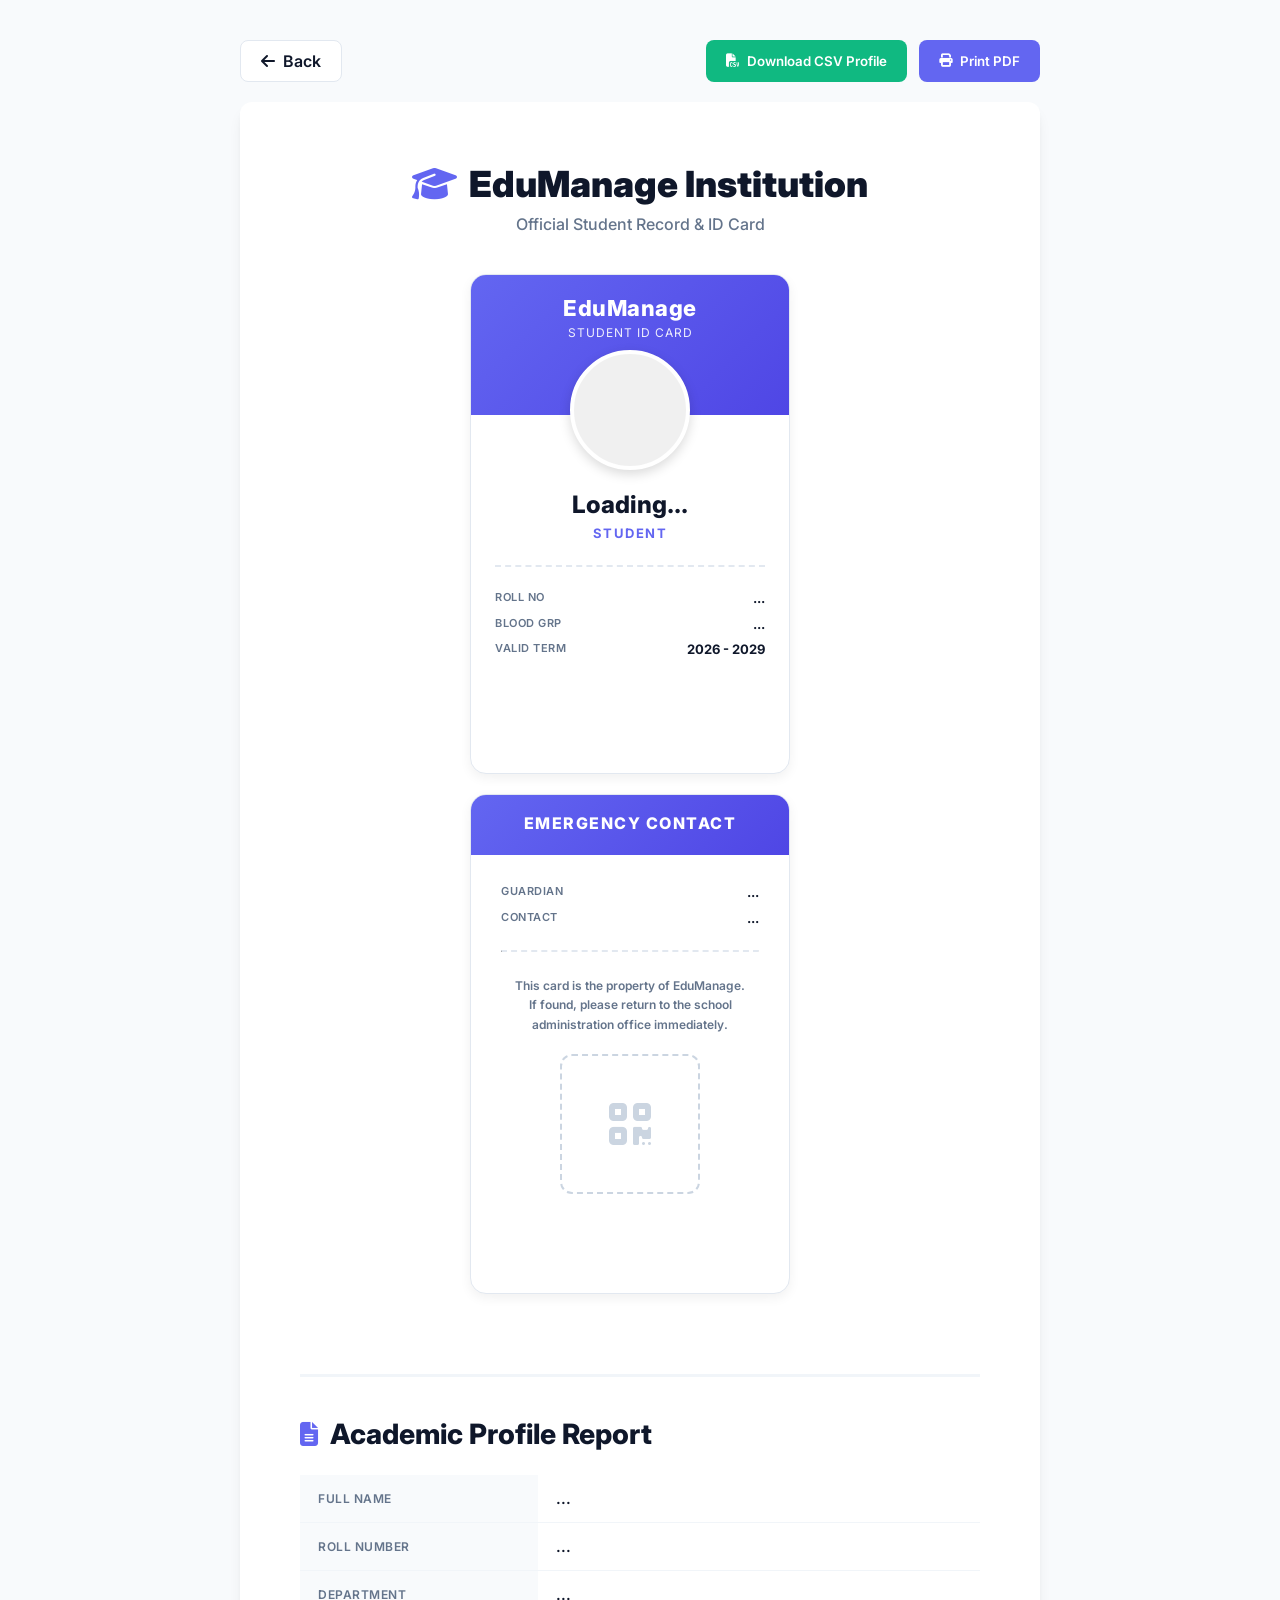
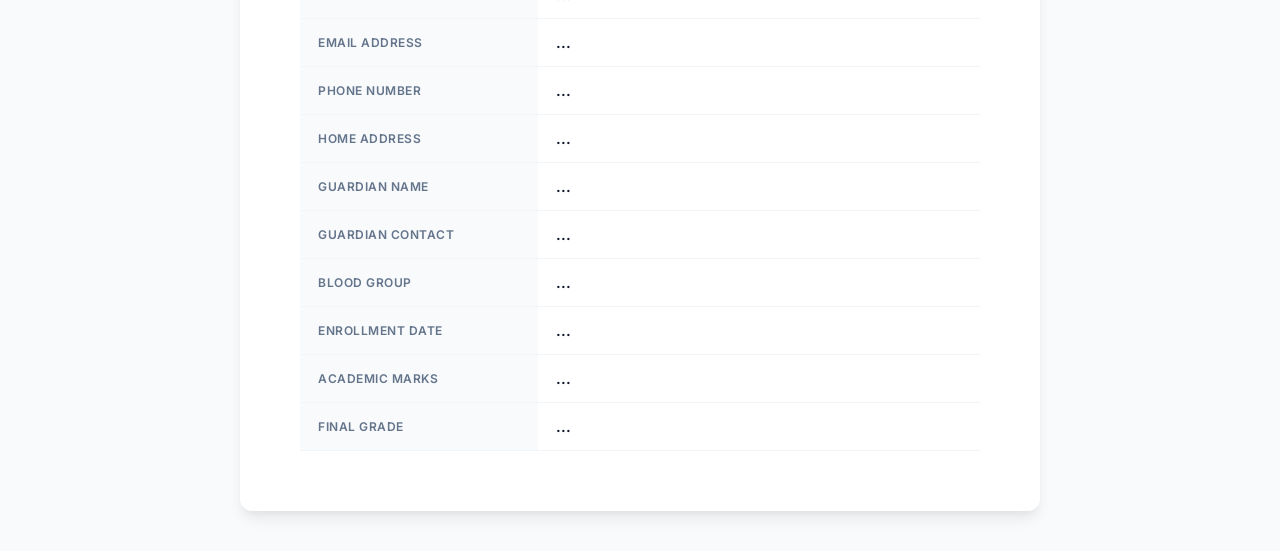
<file: id-card.html>
<!DOCTYPE html>
<html lang="en">
<head>
  <meta charset="UTF-8">
  <title>Student Profile & ID</title>
  <link rel="stylesheet" href="style.css" />
  <link rel="stylesheet" href="https://cdnjs.cloudflare.com/ajax/libs/font-awesome/6.5.0/css/all.min.css" />
  <style>
    body { background: var(--bg); display: flex; flex-direction: column; align-items: center; padding: 40px 20px; font-family: 'Inter', sans-serif; }
    .page-tools { width: 100%; max-width: 800px; display: flex; justify-content: flex-end; margin-bottom: 20px; gap: 12px; }
    .print-btn { background: var(--primary); color: #fff; padding: 10px 20px; border-radius: 8px; border: none; font-weight: 600; cursor: pointer; display: flex; align-items: center; gap: 8px; transition: 0.2s; }
    .print-btn:hover { background: var(--primary-dark); }
    .csv-btn { background: var(--success); color: #fff; }
    .csv-btn:hover { background: #059669; }
    
    .doc-container { width: 100%; max-width: 800px; background: #fff; padding: 60px; box-shadow: var(--shadow-md); border-radius: 12px; color: #333; position: relative; }
    
    .id-card.front, .id-card.back { width: 320px; height: 500px; border: 1px solid #e2e8f0; border-radius: 16px; position: relative; overflow: hidden; font-family: 'Inter', sans-serif; display: inline-block; margin-right: 20px; margin-bottom: 20px; vertical-align: top; background: #fff; box-shadow: 0 4px 12px rgba(0,0,0,0.06); }
    
    .id-card .header { background: linear-gradient(135deg, #6366f1, #4f46e5); color: #fff; padding: 20px; text-align: center; height: 140px; }
    .id-card .header h2 { margin:0; font-size:22px; font-weight:800; letter-spacing:0.5px; }
    .id-card .header p { margin: 4px 0 0 0; font-size:12px; opacity:0.9; text-transform:uppercase; letter-spacing: 1px; }
    
    .id-card .photo-container { position: absolute; top: 75px; left: 50%; transform: translateX(-50%); width: 120px; height: 120px; border-radius: 50%; border: 4px solid #fff; background: #f0f0f0; box-shadow: 0 4px 12px rgba(0,0,0,0.15); overflow: hidden; display:flex; align-items:center; justify-content:center;}
    .id-card .photo-container img { width: 100%; height: 100%; object-fit: cover; }
    
    .id-card .body { padding: 75px 24px 20px; text-align: center; }
    .id-card .name { font-size: 24px; font-weight: 800; color: #0f172a; margin: 0; }
    .id-card .role { font-size: 13px; color: #6366f1; font-weight: 700; text-transform: uppercase; letter-spacing: 1.5px; margin-top:6px; }
    
    .id-card .details { text-align: left; margin-top: 24px; padding-top: 24px; border-top: 2px dashed #e2e8f0; }
    .id-card .details-row { display: flex; justify-content: space-between; margin-bottom: 10px; font-size: 13px; line-height: 1.2; }
    .id-card .details-label { color: #64748b; font-weight: 600; text-transform: uppercase; font-size: 11px; letter-spacing:0.5px; }
    .id-card .details-val { color: #0f172a; font-weight: 700; text-align: right; }
    
    .id-card.back .body { padding: 30px; }
    .id-card.back h3 { margin-bottom: 20px; font-size: 16px; color: #333; text-align: center; }
    .qr-placeholder { width: 140px; height: 140px; border: 2px dashed #cbd5e1; margin: 0 auto 20px; display: flex; align-items: center; justify-content: center; color: #cbd5e1; font-size: 48px; border-radius: 12px; }
    
    .profile-section { margin-top: 60px; border-top: 3px solid #f1f5f9; padding-top: 40px; }
    .profile-header { font-size: 28px; font-weight: 800; margin-bottom: 24px; color: #0f172a; display: flex; align-items: center; gap: 12px; }
    .profile-table { width: 100%; border-collapse: collapse; }
    .profile-table th, .profile-table td { padding: 14px 18px; border-bottom: 1px solid #f1f5f9; text-align: left; font-size: 15px; }
    .profile-table th { width: 35%; color: #64748b; font-weight: 600; background: #f8fafc; text-transform:uppercase; font-size: 12px; letter-spacing:0.5px;}
    .profile-table td { font-weight: 600; color: #0f172a; }
    
    @media print {
      body { background: #fff; padding: 0; }
      .page-tools, #api-mode-banner { display: none !important; }
      .doc-container { box-shadow: none; padding: 0; max-width: 100%; border: none; }
      .id-card { border: 2px solid #000; box-shadow:none; break-inside: avoid; margin-bottom: 40px; }
      .id-card.back { border: 2px dashed #000; }
      .profile-section { break-inside: avoid; }
    }
  </style>
</head>
<body>
  
  <div class="page-tools">
    <a href="manage.html" class="print-btn" style="background:var(--bg-card); color:var(--text-primary); border:1px solid var(--border); margin-right:auto;"><i class="fa-solid fa-arrow-left"></i> Back</a>
    <button class="print-btn csv-btn" onclick="exportCSV()"><i class="fa-solid fa-file-csv"></i> Download CSV Profile</button>
    <button class="print-btn" onclick="window.print()"><i class="fa-solid fa-print"></i> Print PDF</button>
  </div>
  
  <div class="doc-container" id="report-content">
    <div style="text-align:center; margin-bottom:40px;">
       <h1 style="font-size:36px; font-weight:900; margin-bottom:8px; display:flex; align-items:center; justify-content:center; gap:12px; color:#0f172a;">
         <i class="fa-solid fa-graduation-cap" style="color:var(--primary)"></i> EduManage Institution
       </h1>
       <p style="color:var(--text-secondary); font-size: 16px; font-weight:500;">Official Student Record & ID Card</p>
    </div>
    
    <div style="text-align: center;">
      <!-- FRONT OF ID CARD -->
      <div class="id-card front">
         <div class="header">
            <h2>EduManage</h2>
            <p>Student ID Card</p>
         </div>
         <div class="photo-container" id="id-photo"></div>
         <div class="body">
            <h3 class="name" id="id-name">Loading...</h3>
            <div class="role" id="id-dept">Student</div>
            
            <div class="details">
               <div class="details-row"><span class="details-label">Roll No</span> <span class="details-val" id="id-roll">...</span></div>
               <div class="details-row"><span class="details-label">Blood Grp</span> <span class="details-val" id="id-blood">...</span></div>
               <div class="details-row"><span class="details-label">Valid Term</span> <span class="details-val">2026 - 2029</span></div>
            </div>
         </div>
      </div>
      
      <!-- BACK OF ID CARD -->
      <div class="id-card back">
         <div class="header" style="height: 60px; padding: 18px;">
            <h2 style="font-size: 16px; letter-spacing: 1.5px; text-transform:uppercase;">Emergency Contact</h2>
         </div>
         <div class="body">
            <div class="details" style="margin-top:0; border:none; padding-top:0;">
               <div class="details-row"><span class="details-label">Guardian</span> <span class="details-val" id="id-guardian">...</span></div>
               <div class="details-row"><span class="details-label">Contact</span> <span class="details-val" id="id-guardian-phone">...</span></div>
               <div style="margin: 24px 0;"><hr style="border-top:2px dashed #e2e8f0; border-bottom:0;" /></div>
               <p style="font-size:12px; color:#64748b; font-weight:600; text-align:center; line-height:1.6; padding:0 10px;">
                 This card is the property of EduManage. If found, please return to the school administration office immediately.
               </p>
            </div>
            
            <div class="qr-placeholder" style="margin-top:20px;">
              <i class="fa-solid fa-qrcode"></i>
            </div>
         </div>
      </div>
    </div>
    
    <div class="profile-section">
       <h2 class="profile-header"><i class="fa-solid fa-file-lines" style="color:var(--primary); font-size: 24px;"></i> Academic Profile Report</h2>
       <table class="profile-table">
          <tr><th>Full Name</th><td id="prof-name">...</td></tr>
          <tr><th>Roll Number</th><td id="prof-roll">...</td></tr>
          <tr><th>Department</th><td id="prof-dept">...</td></tr>
          <tr><th>Email Address</th><td id="prof-email">...</td></tr>
          <tr><th>Phone Number</th><td id="prof-phone">...</td></tr>
          <tr><th>Home Address</th><td id="prof-address">...</td></tr>
          <tr><th>Guardian Name</th><td id="prof-guardian">...</td></tr>
          <tr><th>Guardian Contact</th><td id="prof-gcontact">...</td></tr>
          <tr><th>Blood Group</th><td id="prof-blood">...</td></tr>
          <tr><th>Enrollment Date</th><td id="prof-date">...</td></tr>
          <tr><th>Academic Marks</th><td id="prof-marks">...</td></tr>
          <tr><th>Final Grade</th><td id="prof-grade">...</td></tr>
       </table>
    </div>

  </div>

  <script src="config.js"></script>
  <script src="api.js"></script>
  <script>
    let currentStudent = null;
    
    document.addEventListener('DOMContentLoaded', async () => {
       const params = new URLSearchParams(window.location.search);
       const id = params.get('id');
       if (!id) return alert('No student ID provided.');
       
       try {
         const res = await ApiService.getStudent(id);
         const s = res.data ?? res;
         currentStudent = s;
         
         document.title = s.name + " - Student Record";
         
         // Fill ID Card
         if (s.photo) {
           document.getElementById('id-photo').innerHTML = `<img src="${s.photo}" />`;
         } else {
           // Fallback to initial
           document.getElementById('id-photo').innerHTML = `<div style="font-size:42px;color:#cbd5e1;font-weight:800;font-family:sans-serif;">${s.name.substring(0,1).toUpperCase()}</div>`;
         }
         
         document.getElementById('id-name').textContent = s.name;
         document.getElementById('id-dept').textContent = s.department;
         document.getElementById('id-roll').textContent = s.rollNo;
         document.getElementById('id-blood').textContent = s.bloodGroup || 'O+';
         document.getElementById('id-guardian').textContent = s.guardianName || 'N/A';
         document.getElementById('id-guardian-phone').textContent = s.guardianContact || 'N/A';
         
         // Fill Profile Report
         document.getElementById('prof-name').textContent = s.name;
         document.getElementById('prof-roll').textContent = s.rollNo;
         document.getElementById('prof-dept').textContent = s.department;
         document.getElementById('prof-email').textContent = s.email;
         document.getElementById('prof-phone').textContent = s.phone || '—';
         document.getElementById('prof-address').textContent = s.address || '—';
         document.getElementById('prof-guardian').textContent = s.guardianName || '—';
         document.getElementById('prof-gcontact').textContent = s.guardianContact || '—';
         document.getElementById('prof-blood').textContent = s.bloodGroup || '—';
         document.getElementById('prof-date').textContent = s.joinDate || '—';
         document.getElementById('prof-marks').textContent = s.marks || '0';
         document.getElementById('prof-grade').innerHTML = `<span style="background:var(--success);color:#fff;padding:2px 8px;border-radius:4px;">${s.grade || 'N/A'}</span>`;
         
       } catch (err) {
         alert('Error load student: ' + err.message);
       }
    });

    function exportCSV() {
       if (!currentStudent) return;
       const s = currentStudent;
       const csv = "Name,Roll No,Department,Email,Phone,Marks,Grade,Blood Group,Guardian Name,Guardian Contact,Address,Join Date\\n" +
                   `"${s.name}","${s.rollNo}","${s.department}","${s.email}","${s.phone||''}","${s.marks}","${s.grade}","${s.bloodGroup||''}","${s.guardianName||''}","${s.guardianContact||''}","${s.address||''}","${s.joinDate||''}"`;
       const blob = new Blob([csv], { type: 'text/csv' });
       const a = document.createElement('a');
       a.setAttribute('href', window.URL.createObjectURL(blob));
       a.setAttribute('download', `${s.name.replace(/\\s+/g, '_')}_profile.csv`);
       a.click();
    }
  </script>
</body>
</html>
</file>
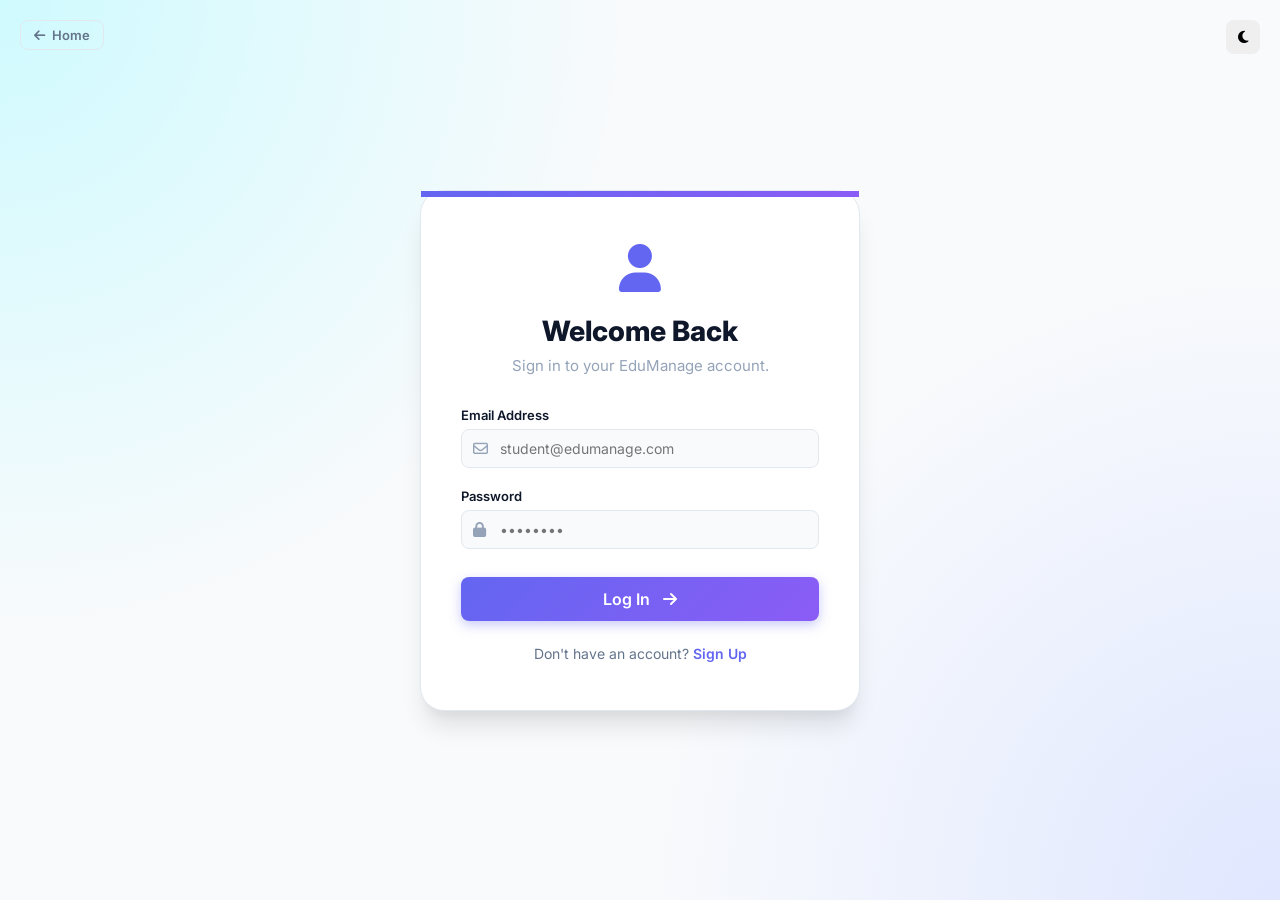
<file: login.html>
<!DOCTYPE html>
<html lang="en">
<head>
  <meta charset="UTF-8" />
  <meta name="viewport" content="width=device-width, initial-scale=1.0" />
  <title>Log In — EduManage</title>
  <link rel="stylesheet" href="style.css" />
  <link rel="stylesheet" href="auth-landing.css" />
  <link rel="stylesheet" href="https://cdnjs.cloudflare.com/ajax/libs/font-awesome/6.5.0/css/all.min.css" />
</head>
<body>

  <div class="auth-container">
    <div style="position:absolute; top: 20px; left: 20px;">
      <a href="index.html" class="btn btn-outline btn-sm"><i class="fa-solid fa-arrow-left"></i> Home</a>
    </div>
    <div style="position:absolute; top: 20px; right: 20px;">
      <button class="btn btn-icon dark-toggle" id="dark-toggle"><i class="fa-solid fa-moon"></i></button>
    </div>

    <div class="auth-card">
      <div class="auth-icon"><i class="fa-solid fa-user" style="color:var(--primary);"></i></div>
      <h2 class="auth-title">Welcome Back</h2>
      <p class="auth-subtitle">Sign in to your EduManage account.</p>

      <form id="login-form" action="dashboard.html">
        <div class="form-group" style="margin-bottom: 20px;">
          <label class="form-label">Email Address</label>
          <div class="input-wrapper">
            <i class="fa-regular fa-envelope input-icon"></i>
            <input type="email" class="form-control" placeholder="student@edumanage.com" required />
          </div>
        </div>
        <div class="form-group" style="margin-bottom: 28px;">
          <label class="form-label">Password</label>
          <div class="input-wrapper">
            <i class="fa-solid fa-lock input-icon"></i>
            <input type="password" class="form-control" placeholder="••••••••" required />
          </div>
        </div>
        <button type="submit" class="btn btn-primary" style="width: 100%; height: 44px; font-size:16px;">
          Log In <i class="fa-solid fa-arrow-right" style="margin-left: 6px;"></i>
        </button>
      </form>

      <div class="auth-links">
        Don't have an account? <a href="signup.html">Sign Up</a>
      </div>
    </div>
  </div>

  <script src="script.js"></script>
</body>
</html>
</file>
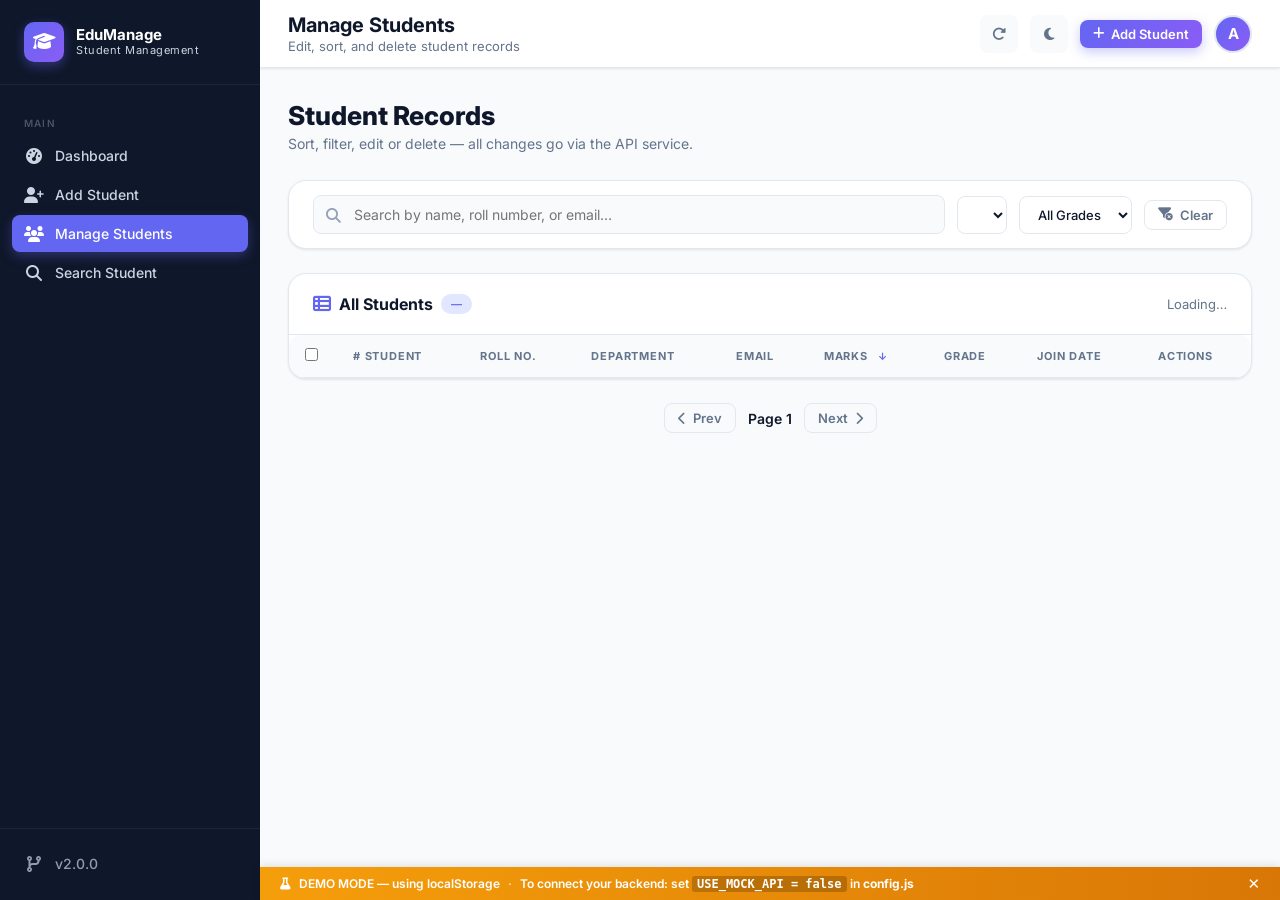
<file: manage.html>
<!DOCTYPE html>
<html lang="en">
<head>
  <meta charset="UTF-8" />
  <meta name="viewport" content="width=device-width, initial-scale=1.0" />
  <title>Manage Students — Student Management System</title>
  <meta name="description" content="View, sort, filter, edit, and delete student records." />
  <link rel="stylesheet" href="style.css" />
  <link rel="stylesheet" href="https://cdnjs.cloudflare.com/ajax/libs/font-awesome/6.5.0/css/all.min.css" />
</head>
<body>
<div class="app-shell">

  <!-- ── Sidebar ──────────────────────────────────────────────── -->
  <aside class="sidebar" id="sidebar">
    <div class="sidebar-logo">
      <div class="logo-icon"><i class="fa-solid fa-graduation-cap"></i></div>
      <div class="logo-text">EduManage<span>Student Management</span></div>
    </div>
    <nav class="sidebar-nav" aria-label="Main navigation">
      <div class="nav-section-label">Main</div>
      <a href="dashboard.html"  class="nav-link"><i class="fa-solid fa-gauge-high"></i> Dashboard</a>
      <a href="add.html"    class="nav-link"><i class="fa-solid fa-user-plus"></i> Add Student</a>
      <a href="manage.html" class="nav-link"><i class="fa-solid fa-users"></i> Manage Students</a>
      <a href="search.html" class="nav-link"><i class="fa-solid fa-magnifying-glass"></i> Search Student</a>
    </nav>
    <div class="sidebar-footer">
      <div class="nav-link" style="cursor:default;pointer-events:none;opacity:.7;">
        <i class="fa-solid fa-code-branch"></i> v2.0.0
      </div>
    </div>
  </aside>
  <div class="sidebar-overlay"></div>

  <!-- ── Topbar ───────────────────────────────────────────────── -->
  <header class="topbar">
    <div class="topbar-left">
      <button class="btn topbar-btn" id="menu-toggle" aria-label="Toggle navigation"><i class="fa-solid fa-bars"></i></button>
      <div>
        <div class="topbar-title">Manage Students</div>
        <div class="topbar-subtitle">Edit, sort, and delete student records</div>
      </div>
    </div>
    <div class="topbar-right">
      <button class="btn topbar-btn" id="refresh-btn" title="Refresh" aria-label="Refresh">
        <i class="fa-solid fa-rotate-right"></i>
      </button>
      <button class="btn topbar-btn dark-toggle" id="dark-toggle" aria-label="Toggle dark mode"><i class="fa-solid fa-moon"></i></button>
      <a href="add.html" class="btn btn-primary btn-sm"><i class="fa-solid fa-plus"></i> Add Student</a>
      <div class="avatar">A</div>
    </div>
  </header>

  <main class="main-content">
    <div class="page-header fade-up">
      <h1 class="page-title">Student Records</h1>
      <p class="page-subtitle">Sort, filter, edit or delete — all changes go via the API service.</p>
    </div>

    <!-- Filters -->
    <div class="card fade-up mb-6">
      <div class="card-body" style="padding:14px 24px;">
        <div class="filters-bar">
          <div class="search-bar flex-1" style="max-width:100%;">
            <i class="fa-solid fa-magnifying-glass"></i>
            <input type="search" id="table-search" placeholder="Search by name, roll number, or email…" aria-label="Search students" />
          </div>
          <select class="filter-select" id="dept-filter" aria-label="Filter by department"></select>
          <select class="filter-select" id="grade-filter" aria-label="Filter by grade">
            <option value="">All Grades</option>
            <option value="A+">A+</option><option value="A">A</option>
            <option value="B+">B+</option><option value="B">B</option>
            <option value="C">C</option><option value="D">D</option><option value="F">F</option>
          </select>
          <button class="btn btn-outline btn-sm" id="clear-filters-btn">
            <i class="fa-solid fa-filter-circle-xmark"></i> Clear
          </button>
        </div>
      </div>
    </div>

    <!-- Table -->
    <div class="card fade-up">
      <div class="card-header" style="justify-content:space-between; display:flex;">
        <div class="card-title">
          <i class="fa-solid fa-table-list"></i> All Students
          <span class="badge badge-primary" id="count-badge">—</span>
        </div>
        <div style="display:flex; align-items:center; gap:12px;">
          <div id="bulk-actions" style="display:none; gap: 8px;">
             <button class="btn btn-success btn-sm" id="bulk-export-btn" title="Export Selected as CSV"><i class="fa-solid fa-file-csv"></i></button>
             <button class="btn btn-danger btn-sm" id="bulk-delete-btn" title="Delete Selected"><i class="fa-solid fa-trash"></i></button>
          </div>
          <div style="font-size:13px;color:var(--text-secondary);" id="table-meta">Loading…</div>
        </div>
      </div>
      <div style="padding:0;">
        <div class="table-wrapper">
          <table class="data-table" id="student-table">
            <thead>
              <tr>
                <th style="width:48px;"><input type="checkbox" id="select-all" style="cursor:pointer;"/></th>
                <th data-col="name"># Student</th>
                <th data-col="rollNo">Roll No.</th>
                <th data-col="department">Department</th>
                <th data-col="email">Email</th>
                <th data-col="marks" class="sorted sort-desc">Marks <span class="sort-icon">↓</span></th>
                <th data-col="grade">Grade</th>
                <th data-col="joinDate">Join Date</th>
                <th>Actions</th>
              </tr>
            </thead>
            <tbody id="student-tbody">
              <!-- skeleton -->
            </tbody>
          </table>
        </div>
      </div>
    </div>
    
    <div id="pagination-controls" style="display:flex; justify-content:center; align-items:center; gap:12px; margin: 24px 0;">
       <button class="btn btn-outline btn-sm" id="prev-page-btn"><i class="fa-solid fa-chevron-left"></i> Prev</button>
       <span id="page-info" style="font-size:14px; font-weight:600;">Page 1</span>
       <button class="btn btn-outline btn-sm" id="next-page-btn">Next <i class="fa-solid fa-chevron-right"></i></button>
    </div>

  </main>
</div>

<!-- ── Edit Modal ────────────────────────────────────────────── -->
<div class="modal-overlay" id="edit-modal-overlay" role="dialog" aria-modal="true" aria-labelledby="edit-modal-title">
  <div class="modal">
    <div class="modal-header">
      <div class="modal-title" id="edit-modal-title"><i class="fa-solid fa-pen-to-square"></i> Edit Student</div>
      <button class="modal-close" id="edit-modal-close" aria-label="Close modal"><i class="fa-solid fa-xmark"></i></button>
    </div>
    <div class="modal-body">
      <form id="edit-form" novalidate>
        <input type="hidden" id="edit-id" />
        <div class="form-grid">
          <div class="form-group">
            <label class="form-label" for="edit-name">Full Name <span class="required">*</span></label>
            <div class="input-wrapper"><i class="input-icon fa-solid fa-user"></i>
              <input type="text" class="form-control" id="edit-name" placeholder="Full Name" /></div>
            <div class="form-error" id="edit-err-name">Name required (min 3 chars)</div>
          </div>
          <div class="form-group">
            <label class="form-label" for="edit-rollNo">Roll Number <span class="required">*</span></label>
            <div class="input-wrapper"><i class="input-icon fa-solid fa-id-card"></i>
              <input type="text" class="form-control" id="edit-rollNo" placeholder="Roll No." /></div>
            <div class="form-error" id="edit-err-rollNo">Roll number required</div>
          </div>
          <div class="form-group">
            <label class="form-label" for="edit-email">Email <span class="required">*</span></label>
            <div class="input-wrapper"><i class="input-icon fa-solid fa-envelope"></i>
              <input type="email" class="form-control" id="edit-email" placeholder="Email" /></div>
            <div class="form-error" id="edit-err-email">Valid email required</div>
          </div>
          <div class="form-group">
            <label class="form-label" for="edit-phone">Phone</label>
            <div class="input-wrapper"><i class="input-icon fa-solid fa-phone"></i>
              <input type="tel" class="form-control" id="edit-phone" placeholder="Phone" /></div>
          </div>
          <div class="form-group">
            <label class="form-label" for="edit-department">Department <span class="required">*</span></label>
            <div class="input-wrapper"><i class="input-icon fa-solid fa-building-columns"></i>
              <select class="form-control" id="edit-department" style="padding-left:38px;"></select></div>
            <div class="form-error" id="edit-err-department">Select a department</div>
          </div>
          <div class="form-group">
            <label class="form-label" for="edit-bloodGroup">Blood Group</label>
            <div class="input-wrapper"><i class="input-icon fa-solid fa-droplet"></i>
              <select class="form-control" id="edit-bloodGroup" style="padding-left:38px;">
                <option value="">Select...</option>
                <option value="A+">A+</option><option value="A-">A-</option>
                <option value="B+">B+</option><option value="B-">B-</option>
                <option value="O+">O+</option><option value="O-">O-</option>
                <option value="AB+">AB+</option><option value="AB-">AB-</option>
              </select></div>
          </div>
          <div class="form-group">
            <label class="form-label" for="edit-guardianName">Guardian Name</label>
            <div class="input-wrapper"><i class="input-icon fa-solid fa-user-tie"></i>
              <input type="text" class="form-control" id="edit-guardianName" placeholder="Guardian Name" /></div>
          </div>
          <div class="form-group">
            <label class="form-label" for="edit-guardianContact">Guardian</label>
            <div class="input-wrapper"><i class="input-icon fa-solid fa-phone"></i>
              <input type="tel" class="form-control" id="edit-guardianContact" placeholder="Contact Number" /></div>
          </div>
          <div class="form-group">
            <label class="form-label" for="edit-joinDate">Join Date <span class="required">*</span></label>
            <div class="input-wrapper"><i class="input-icon fa-solid fa-calendar"></i>
              <input type="date" class="form-control" id="edit-joinDate" style="padding-left:38px;" /></div>
            <div class="form-error" id="edit-err-joinDate">Date required</div>
          </div>
          <div class="form-group full">
            <label class="form-label" for="edit-marks">Marks (0–100) <span class="required">*</span></label>
            <div style="position:relative;">
              <i class="input-icon fa-solid fa-star" style="position:absolute;left:12px;top:50%;transform:translateY(-50%);color:var(--text-muted);font-size:15px;pointer-events:none;"></i>
              <input type="number" class="form-control" id="edit-marks" min="0" max="100" placeholder="0–100" style="padding-left:38px;" /></div>
            <div style="display:flex;align-items:center;gap:12px;margin-top:8px;">
              <div class="progress-bar-outer" style="flex:1;height:6px;">
                <div class="progress-bar-fill" id="edit-marks-progress" style="width:0%;"></div>
              </div>
              <span id="edit-grade-preview" style="font-size:13px;font-weight:700;min-width:32px;text-align:right;"></span>
            </div>
            <div class="form-error" id="edit-err-marks">Marks must be 0–100</div>
          </div>
          <div class="form-group full">
            <label class="form-label" for="edit-address">Address</label>
            <textarea class="form-control" id="edit-address" rows="2" placeholder="Address…" style="resize:vertical;"></textarea>
          </div>
        </div>
      </form>
    </div>
    <div class="modal-footer">
      <button class="btn btn-outline" id="edit-cancel-btn">Cancel</button>
      <button class="btn btn-primary" id="edit-save-btn">
        <i class="fa-solid fa-floppy-disk"></i> Save Changes
      </button>
    </div>
  </div>
</div>

<div id="toast-container" aria-live="polite"></div>

<script src="config.js"></script>
<script src="api.js"></script>
<script src="script.js"></script>
<script>
/* ── State ─────────────────────────────────────────────────── */
let _sortCol = 'marks', _sortDir = 'desc';
let _search  = '', _dept = '', _grade = '';
let _page = 1, _pageSize = 10;
let _currentStudents = [];
let _deleteTimeout = null;
let _pendingDeleteId = null;

/* ── Init ──────────────────────────────────────────────────── */
function pageInit() {
  seedDemoDataIfEmpty();
  populateDeptFilter(document.getElementById('dept-filter'), true);
  populateDeptSelect(document.getElementById('edit-department'));

  document.getElementById('student-tbody').innerHTML = `
    <tr><td colspan="8">
      <div style="padding:28px 0;text-align:center;color:var(--text-muted);">
        <i class="fa-solid fa-spinner fa-spin" style="font-size:22px;color:var(--primary);margin-bottom:10px;display:block;"></i>
        Loading students…
      </div>
    </td></tr>`;

  loadTable();

  document.getElementById('table-search').addEventListener('input', debounce(e => { _search = e.target.value; loadTable(); }, 300));
  document.getElementById('dept-filter').addEventListener('change', e => { _dept = e.target.value; loadTable(); });
  document.getElementById('grade-filter').addEventListener('change', e => { _grade = e.target.value; loadTable(); });
  document.getElementById('clear-filters-btn').addEventListener('click', clearFilters);
  document.getElementById('refresh-btn').addEventListener('click', () => { loadTable(); showToast('info','Refreshed','Table data reloaded.'); });

  document.querySelectorAll('.data-table thead th[data-col]').forEach(th =>
    th.addEventListener('click', () => {
      const col = th.dataset.col;
      _sortDir = _sortCol === col ? (_sortDir === 'asc' ? 'desc' : 'asc') : 'asc';
      _sortCol = col;
      loadTable();
    })
  );

  document.getElementById('edit-marks').addEventListener('input', () => {
    const val = Math.max(0, Math.min(100, Number(document.getElementById('edit-marks').value) || 0));
    document.getElementById('edit-marks-progress').style.width = val + '%';
    const g = computeGrade(val);
    const el = document.getElementById('edit-grade-preview');
    el.textContent = g; el.className = gradeClass(g);
  });

  const closeModal = () => {
    document.getElementById('edit-modal-overlay').classList.remove('show');
    document.body.style.overflow = '';
  };
  document.getElementById('edit-modal-close').addEventListener('click', closeModal);
  document.getElementById('edit-cancel-btn').addEventListener('click', closeModal);
  document.getElementById('edit-modal-overlay').addEventListener('click', e => {
    if (e.target === document.getElementById('edit-modal-overlay')) closeModal();
  });
  document.getElementById('edit-save-btn').addEventListener('click', saveEdit);
}

// Run after script.js's DOMContentLoaded has already fired (scripts load sync, so
// by the time this inline <script> tag runs the DOM is ready and all functions exist)
if (document.readyState === 'loading') {
  document.addEventListener('DOMContentLoaded', pageInit);
} else {
  pageInit();
}

function debounce(fn, ms) {
  let t; return (...args) => { clearTimeout(t); t = setTimeout(() => fn(...args), ms); };
}

function clearFilters() {
  document.getElementById('table-search').value = '';
  document.getElementById('dept-filter').value  = '';
  document.getElementById('grade-filter').value = '';
  _search = _dept = _grade = '';
  loadTable();
}

/* ── Load Table ─────────────────────────────────────────────── */
async function loadTable() {
  const refreshBtn = document.getElementById('refresh-btn');
  refreshBtn.querySelector('i').classList.add('fa-spin');

  try {
    const res = await ApiService.listStudents({
      search: _search, department: _dept, grade: _grade,
      sortBy: _sortCol, sortDir: _sortDir,
      page: _page, pageSize: _pageSize,
    });
    const students = res.data ?? res;
    const total    = res.total ?? students.length;
    _currentStudents = students;

    updateSortIndicators();
    renderCountBadge(students.length, total);
    updatePaginationUI(total);
    document.getElementById('select-all').checked = false;
    updateBulkUI();
    renderRows(students);

  } catch (err) {
    console.error('[Manage] loadTable error:', err);
    document.getElementById('student-tbody').innerHTML = `
      <tr><td colspan="8">
        <div class="empty-state">
          <i class="fa-solid fa-triangle-exclamation" style="color:var(--danger);"></i>
          <h3>Failed to load data</h3>
          <p>${escapeHtml(err.message)}</p>
        </div>
      </td></tr>`;
    showToast('error', 'Load Error', err.message);
  } finally {
    refreshBtn.querySelector('i').classList.remove('fa-spin');
  }
}

function updateSortIndicators() {
  document.querySelectorAll('.data-table thead th[data-col]').forEach(th => {
    th.classList.remove('sorted','sort-asc','sort-desc');
    const si = th.querySelector('.sort-icon');
    if (th.dataset.col === _sortCol) {
      th.classList.add('sorted', _sortDir === 'asc' ? 'sort-asc' : 'sort-desc');
      if (si) si.textContent = _sortDir === 'asc' ? ' ↑' : ' ↓';
    } else { if (si) si.textContent = ''; }
  });
}

function renderCountBadge(shown, total) {
  document.getElementById('count-badge').textContent = shown;
  document.getElementById('table-meta').textContent  =
    shown === total ? `Showing all ${total} records` : `Showing ${shown} of ${total} records`;
}

function renderRows(students) {
  const tbody = document.getElementById('student-tbody');
  if (!students.length) {
    tbody.innerHTML = `<tr><td colspan="8">
      <div class="empty-state">
        <i class="fa-solid fa-user-slash"></i>
        <h3>No students found</h3>
        <p>${_search || _dept || _grade ? 'Try adjusting your filters' : '<a href="add.html" style="color:var(--primary);">Add the first student</a>'}</p>
      </div></td></tr>`;
    return;
  }
  tbody.innerHTML = students.map(s => `
    <tr id="row-${escapeHtml(s.id)}">
      <td><input type="checkbox" class="row-checkbox" value="${escapeHtml(s.id)}" onchange="updateBulkUI()"></td>
      <td>
        <div class="student-name">
          ${s.photo ? `<div class="student-avatar" style="background:url(${escapeHtml(s.photo)}) center/cover;"></div>` : `<div class="student-avatar">${escapeHtml(initials(s.name))}</div>`}
          <div>
            <div style="font-weight:600;">${escapeHtml(s.name)}</div>
            <div style="font-size:11px;color:var(--text-muted);">ID: ${escapeHtml(s.id)}</div>
          </div>
        </div>
      </td>
      <td><code style="font-size:12px;background:var(--bg);padding:2px 6px;border-radius:4px;">${escapeHtml(s.rollNo)}</code></td>
      <td><span class="badge ${deptBadgeClass(s.department)}">${escapeHtml(s.department)}</span></td>
      <td style="font-size:13px;color:var(--text-secondary);">${escapeHtml(s.email)}</td>
      <td>
        <div style="display:flex;align-items:center;gap:8px;">
          <div class="progress-bar-outer" style="width:52px;">
            <div class="progress-bar-fill" style="width:${s.marks}%;"></div>
          </div>
          <span style="font-weight:700;font-size:13px;">${s.marks}</span>
        </div>
      </td>
      <td><span class="${gradeClass(s.grade)}" style="font-size:15px;">${escapeHtml(s.grade)}</span></td>
      <td style="font-size:13px;color:var(--text-secondary);">${s.joinDate || '—'}</td>
      <td>
        <div class="row-actions">
          <button class="btn btn-outline btn-icon btn-sm" onclick="window.open('id-card.html?id=${escapeHtml(s.id)}', '_blank')" title="View ID Card & Profile" aria-label="Profile">
            <i class="fa-regular fa-id-badge"></i>
          </button>
          <button class="btn btn-warning btn-icon btn-sm" onclick="openEdit('${escapeHtml(s.id)}')" title="Edit" aria-label="Edit ${escapeHtml(s.name)}">
            <i class="fa-solid fa-pen"></i>
          </button>
          <button class="btn btn-danger btn-icon btn-sm" onclick="confirmDelete('${escapeHtml(s.id)}','${escapeHtml(s.name)}')" title="Delete" aria-label="Delete ${escapeHtml(s.name)}">
            <i class="fa-solid fa-trash"></i>
          </button>
        </div>
      </td>
    </tr>`).join('');
}

/* ── Bulk Actions & Pagination ──────────────────────────────── */
document.getElementById('select-all').addEventListener('change', e => {
  document.querySelectorAll('.row-checkbox').forEach(cb => cb.checked = e.target.checked);
  updateBulkUI();
});
window.updateBulkUI = function() {
  const checked = document.querySelectorAll('.row-checkbox:checked');
  document.getElementById('bulk-actions').style.display = checked.length > 0 ? 'flex' : 'none';
  document.getElementById('select-all').checked = checked.length === document.querySelectorAll('.row-checkbox').length && checked.length > 0;
};
document.getElementById('prev-page-btn').addEventListener('click', () => { if (_page > 1) { _page--; loadTable(); }});
document.getElementById('next-page-btn').addEventListener('click', () => { _page++; loadTable(); });
function updatePaginationUI(total) {
  const totalPages = Math.ceil(total / _pageSize) || 1;
  document.getElementById('page-info').textContent = `Page ${_page} of ${totalPages}`;
  document.getElementById('prev-page-btn').disabled = _page <= 1;
  document.getElementById('next-page-btn').disabled = _page >= totalPages;
}
document.getElementById('bulk-export-btn').addEventListener('click', () => {
  const selectedIds = Array.from(document.querySelectorAll('.row-checkbox:checked')).map(cb => cb.value);
  const selected = _currentStudents.filter(s => selectedIds.includes(s.id));
  if (!selected.length) return;
  const csvFormat = ["Name,Roll No,Department,Email,Marks,Grade,Blood Group,Guardian,Parent Contact"].join(",") + '\\n' +
    selected.map(s => `"${s.name}","${s.rollNo}","${s.department}","${s.email}",${s.marks},"${s.grade}","${s.bloodGroup || ''}","${s.guardianName || ''}","${s.guardianContact || ''}"`).join('\\n');
  const blob = new Blob([csvFormat], { type: 'text/csv' });
  const a = document.createElement('a');
  a.setAttribute('href', window.URL.createObjectURL(blob));
  a.setAttribute('download', 'students_export.csv');
  a.click();
  showToast('success', 'Exported', 'Selected students exported to CSV.');
});
document.getElementById('bulk-delete-btn').addEventListener('click', async () => {
  const selectedIds = Array.from(document.querySelectorAll('.row-checkbox:checked')).map(cb => cb.value);
  if (!selectedIds.length) return;
  if (confirm(`Are you sure you want to delete ${selectedIds.length} records?`)) {
    for (const id of selectedIds) await ApiService.deleteStudent(id);
    await loadTable();
    showToast('success', 'Bulk Action', `${selectedIds.length} records deleted.`);
  }
});

/* ── Keyboard Shortcuts ─────────────────────────────────────── */
document.addEventListener('keydown', e => {
  if (e.target.tagName === 'INPUT' || e.target.tagName === 'TEXTAREA') return;
  if (e.key.toLowerCase() === 'n') { e.preventDefault(); window.location.href = 'add.html'; }
  if (e.key.toLowerCase() === 'f') { e.preventDefault(); const sr = document.getElementById('table-search'); if (sr) sr.focus(); }
});

/* ── Delete with Undo ───────────────────────────────────────── */
function confirmDelete(id, name) {
  if (_pendingDeleteId) return showToast('error', 'Wait', 'Please wait for current operation to finish');

  document.getElementById(`row-${id}`).style.opacity = '0.4';
  showToast('info', 'Deleting', `"${name}" will be deleted. <button class="btn btn-outline btn-sm" id="undo-btn-${id}" style="margin-top:8px; padding:4px 8px; width:100%; color:var(--text-primary); border-color:var(--text-primary);">Undo Delete</button>`, 5000);
  
  _pendingDeleteId = id;
  let cancelled = false;
  
  setTimeout(() => { 
    const undoBtn = document.getElementById(`undo-btn-${id}`);
    if (undoBtn) {
      undoBtn.addEventListener('click', () => {
        cancelled = true;
        clearTimeout(_deleteTimeout);
        document.getElementById(`row-${id}`).style.opacity = '1';
        showToast('success', 'Restored', `Deletion of "${name}" cancelled.`);
        _pendingDeleteId = null;
      });
    }
  }, 100);

  _deleteTimeout = setTimeout(async () => {
    if (!cancelled) {
      try {
         await ApiService.deleteStudent(id);
         await loadTable();
         showToast('success', 'Deleted', `"${name}" permanently removed.`);
      } catch (e) {
         showToast('error', 'Error', e.message);
         await loadTable();
      }
    }
    _pendingDeleteId = null;
  }, 4800);
}

/* ── Edit Modal ─────────────────────────────────────────────── */
async function openEdit(id) {
  const overlay = document.getElementById('edit-modal-overlay');
  overlay.classList.add('show');
  document.body.style.overflow = 'hidden';

  // Show loading inside modal
  document.getElementById('edit-name').value = '';
  document.getElementById('edit-save-btn').disabled = true;

  try {
    const res = await ApiService.getStudent(id);
    const s   = res.data ?? res;

    document.getElementById('edit-id').value       = s.id;
    document.getElementById('edit-name').value     = s.name;
    document.getElementById('edit-rollNo').value   = s.rollNo;
    document.getElementById('edit-email').value    = s.email;
    document.getElementById('edit-phone').value    = s.phone || '';
    document.getElementById('edit-bloodGroup').value    = s.bloodGroup || '';
    document.getElementById('edit-guardianName').value  = s.guardianName || '';
    document.getElementById('edit-guardianContact').value = s.guardianContact || '';
    document.getElementById('edit-address').value  = s.address || '';
    document.getElementById('edit-joinDate').value = s.joinDate;
    document.getElementById('edit-marks').value    = s.marks;
    document.getElementById('edit-marks-progress').style.width = s.marks + '%';
    const gEl = document.getElementById('edit-grade-preview');
    gEl.textContent = s.grade; gEl.className = gradeClass(s.grade);

    populateDeptSelect(document.getElementById('edit-department'), s.department);

    // Clear old errors
    document.querySelectorAll('#edit-form .form-control').forEach(el => el.classList.remove('error','success'));
    document.querySelectorAll('#edit-form .form-error').forEach(el => el.classList.remove('show'));

    document.getElementById('edit-save-btn').disabled = false;
    setTimeout(() => document.getElementById('edit-name').focus(), 150);

  } catch (err) {
    overlay.classList.remove('show');
    document.body.style.overflow = '';
    showToast('error', 'Load Failed', err.message);
  }
}

async function saveEdit() {
  const id   = document.getElementById('edit-id').value;
  const name = document.getElementById('edit-name').value.trim();
  const roll = document.getElementById('edit-rollNo').value.trim();
  const email= document.getElementById('edit-email').value.trim();
  const dept = document.getElementById('edit-department').value;
  const date = document.getElementById('edit-joinDate').value;
  const marks= document.getElementById('edit-marks').value;

  // Inline validation
  let ok = true;
  const chk = (field, pass, errMsg) => {
    const el  = document.getElementById('edit-' + field);
    const er  = document.getElementById('edit-err-' + field);
    if (el) el.classList.toggle('error', !pass);
    if (er) { if (!pass) er.textContent = errMsg; er.classList.toggle('show', !pass); }
    if (!pass) ok = false;
  };
  chk('name',       name.length >= 3,  'Name required (min 3 chars)');
  chk('rollNo',     roll.length >= 2,  'Roll number required');
  chk('email',      /^[^\s@]+@[^\s@]+\.[^\s@]+$/.test(email), 'Valid email required');
  chk('department', !!dept,             'Select a department');
  chk('joinDate',   !!date,             'Date required');
  chk('marks',      marks !== '' && Number(marks) >= 0 && Number(marks) <= 100, 'Marks must be 0–100');

  if (!ok) { showToast('error', 'Validation Error', 'Please correct highlighted fields.'); return; }

  const payload = {
    name, rollNo: roll, email,
    phone:      document.getElementById('edit-phone').value,
    bloodGroup: document.getElementById('edit-bloodGroup').value,
    guardianName: document.getElementById('edit-guardianName').value,
    guardianContact: document.getElementById('edit-guardianContact').value,
    address:    document.getElementById('edit-address').value,
    department: dept, joinDate: date, marks: Number(marks),
  };

  const btn = document.getElementById('edit-save-btn');
  setButtonLoading(btn, true);

  try {
    const res = await ApiService.updateStudent(id, payload);
    const s   = res.data ?? res;

    document.getElementById('edit-modal-overlay').classList.remove('show');
    document.body.style.overflow = '';
    await loadTable();
    showToast('success', 'Updated!', `${s.name}'s record has been saved.`);

  } catch (err) {
    console.error('[Manage] saveEdit error:', err);
    if (err.status === 409) {
      const el = document.getElementById('edit-rollNo');
      const er = document.getElementById('edit-err-rollNo');
      if (el) el.classList.add('error');
      if (er) { er.textContent = err.message; er.classList.add('show'); }
    }
    showToast('error', 'Update Failed', err.message);
  } finally {
    setButtonLoading(btn, false, '<i class="fa-solid fa-floppy-disk"></i> Save Changes');
  }
}
</script>
</body>
</html>
</file>
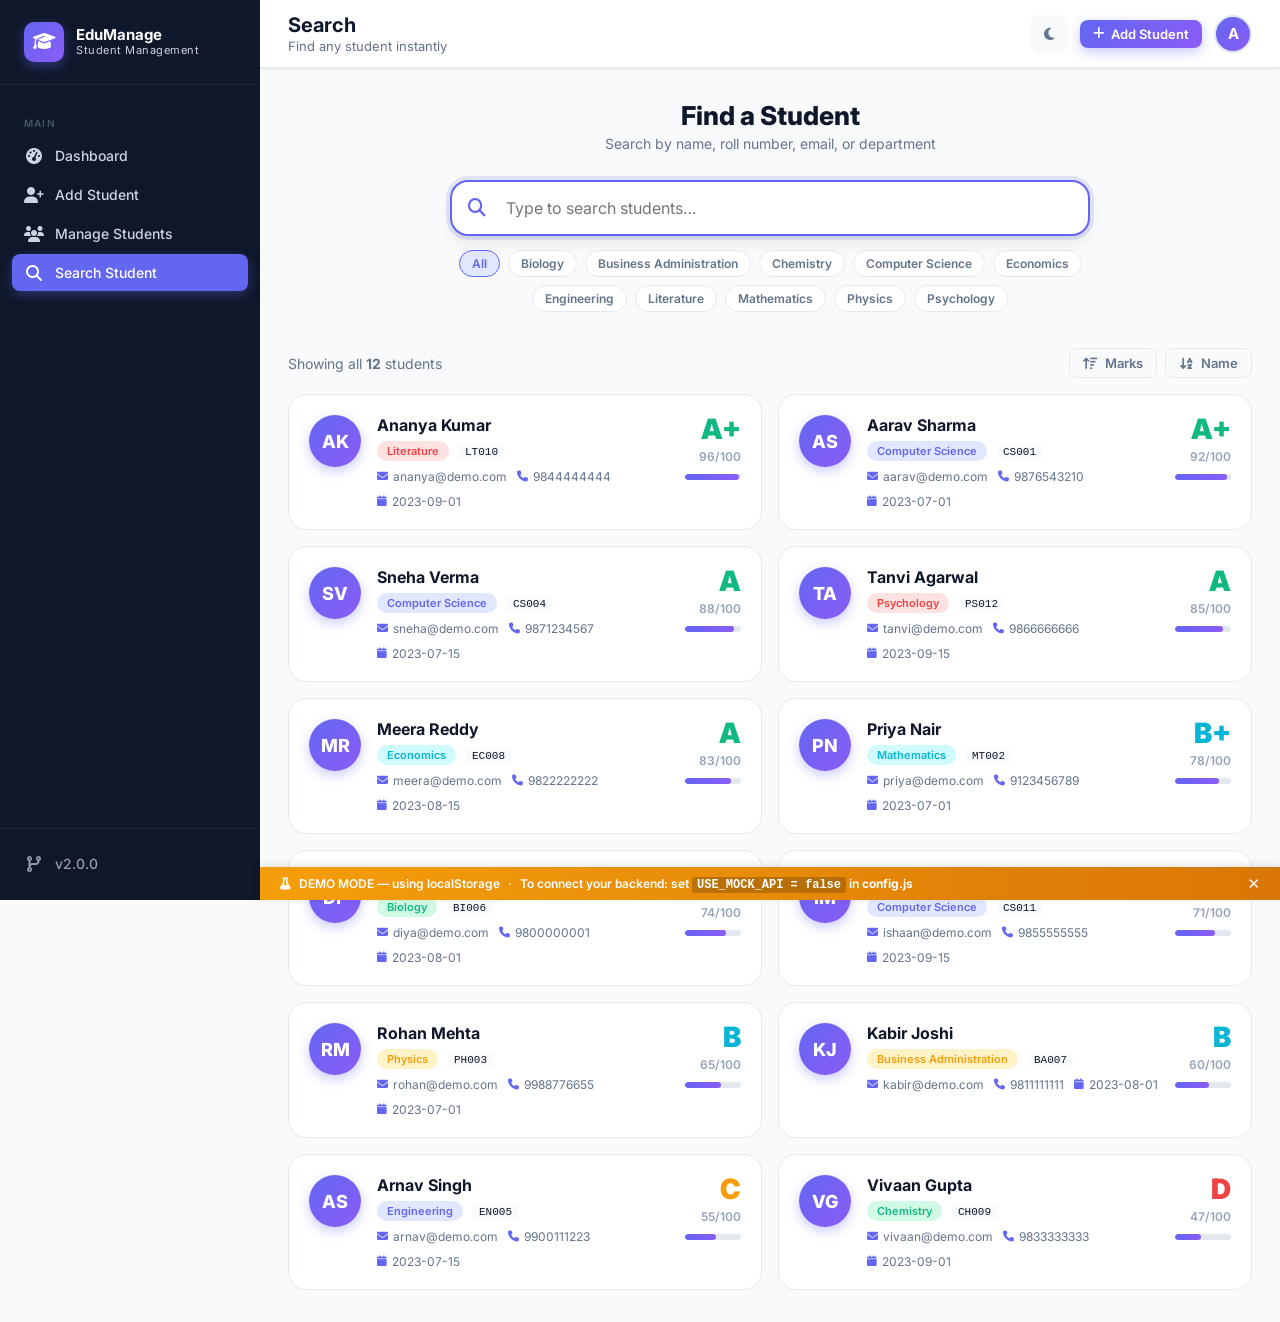
<file: search.html>
<!DOCTYPE html>
<html lang="en">
<head>
  <meta charset="UTF-8" />
  <meta name="viewport" content="width=device-width, initial-scale=1.0" />
  <title>Search Student — Student Management System</title>
  <meta name="description" content="Instantly find any student by name, roll number, email, or department." />
  <link rel="stylesheet" href="style.css" />
  <link rel="stylesheet" href="https://cdnjs.cloudflare.com/ajax/libs/font-awesome/6.5.0/css/all.min.css" />
  <style>
    .big-search-wrap { max-width: 640px; margin: 0 auto 36px; }
    .big-search { position: relative; }
    .big-search input {
      width: 100%; padding: 16px 20px 16px 54px; font-size: 16px;
      border: 2px solid var(--border); border-radius: var(--radius-lg);
      background: var(--bg-card); color: var(--text-primary);
      box-shadow: var(--shadow-md); transition: var(--transition);
    }
    .big-search input:focus { outline: none; border-color: var(--primary); box-shadow: 0 0 0 4px rgba(99,102,241,.15),var(--shadow-md); }
    .big-search .srch-icon { position: absolute; left: 18px; top: 50%; transform: translateY(-50%); font-size: 18px; color: var(--text-muted); transition: color .2s; pointer-events: none; }
    .big-search input:focus ~ .srch-icon { color: var(--primary); }
    .big-search .clear-btn {
      position: absolute; right: 14px; top: 50%; transform: translateY(-50%);
      background: var(--bg); border: 1px solid var(--border); border-radius: 6px;
      padding: 4px 10px; font-size: 12px; font-weight: 600; color: var(--text-secondary);
      cursor: pointer; display: none; transition: var(--transition);
    }
    .big-search .clear-btn.visible { display: block; }
    .big-search .clear-btn:hover  { background: var(--danger-light); color: var(--danger); border-color: var(--danger); }
    .search-chip {
      display: inline-flex; align-items: center; gap: 6px; padding: 5px 12px;
      border-radius: 20px; font-size: 12px; font-weight: 600;
      border: 1.5px solid var(--border); background: var(--bg-card);
      color: var(--text-secondary); cursor: pointer; transition: var(--transition);
    }
    .search-chip:hover, .search-chip.active { background: var(--primary-light); border-color: var(--primary); color: var(--primary); }
    .result-card {
      background: var(--bg-card); border: 1px solid var(--border); border-radius: var(--radius-lg);
      padding: 20px; display: flex; align-items: flex-start; gap: 16px;
      transition: var(--transition); cursor: default;
      animation: searchPop .22s ease forwards; opacity: 0;
    }
    .result-card:hover { border-color: var(--primary); box-shadow: 0 0 0 3px rgba(99,102,241,.1),var(--shadow-md); transform: translateY(-2px); }
    .result-avatar { width: 52px; height: 52px; border-radius: 50%; background: linear-gradient(135deg,var(--primary),var(--secondary)); display: flex; align-items: center; justify-content: center; color: #fff; font-size: 18px; font-weight: 800; flex-shrink: 0; box-shadow: 0 4px 12px rgba(99,102,241,.35); }
    .result-info { flex: 1; min-width: 0; }
    .result-name { font-size: 16px; font-weight: 700; color: var(--text-primary); margin-bottom: 4px; }
    .result-meta { display: flex; flex-wrap: wrap; gap: 10px; margin-top: 8px; }
    .result-meta-item { display: flex; align-items: center; gap: 5px; font-size: 12px; color: var(--text-secondary); }
    .result-meta-item i { color: var(--primary); font-size: 11px; }
    .result-marks { display: flex; flex-direction: column; align-items: flex-end; gap: 6px; flex-shrink: 0; }
    .result-marks .big-grade { font-size: 28px; font-weight: 900; line-height: 1; }
    .result-marks .marks-val { font-size: 12px; color: var(--text-muted); font-weight: 600; }
    .results-grid { display: grid; grid-template-columns: repeat(auto-fill,minmax(340px,1fr)); gap: 16px; }
    @keyframes searchPop { from { opacity:0; transform:scale(.95) translateY(8px);} to { opacity:1; transform:scale(1) translateY(0);} }
  </style>
</head>
<body>
<div class="app-shell">

  <!-- ── Sidebar ──────────────────────────────────────────────── -->
  <aside class="sidebar" id="sidebar">
    <div class="sidebar-logo">
      <div class="logo-icon"><i class="fa-solid fa-graduation-cap"></i></div>
      <div class="logo-text">EduManage<span>Student Management</span></div>
    </div>
    <nav class="sidebar-nav" aria-label="Main navigation">
      <div class="nav-section-label">Main</div>
      <a href="dashboard.html"  class="nav-link"><i class="fa-solid fa-gauge-high"></i> Dashboard</a>
      <a href="add.html"    class="nav-link"><i class="fa-solid fa-user-plus"></i> Add Student</a>
      <a href="manage.html" class="nav-link"><i class="fa-solid fa-users"></i> Manage Students</a>
      <a href="search.html" class="nav-link"><i class="fa-solid fa-magnifying-glass"></i> Search Student</a>
    </nav>
    <div class="sidebar-footer">
      <div class="nav-link" style="cursor:default;pointer-events:none;opacity:.7;">
        <i class="fa-solid fa-code-branch"></i> v2.0.0
      </div>
    </div>
  </aside>
  <div class="sidebar-overlay"></div>

  <!-- ── Topbar ───────────────────────────────────────────────── -->
  <header class="topbar">
    <div class="topbar-left">
      <button class="btn topbar-btn" id="menu-toggle" aria-label="Toggle navigation"><i class="fa-solid fa-bars"></i></button>
      <div>
        <div class="topbar-title">Search</div>
        <div class="topbar-subtitle">Find any student instantly</div>
      </div>
    </div>
    <div class="topbar-right">
      <button class="btn topbar-btn dark-toggle" id="dark-toggle" aria-label="Toggle dark mode"><i class="fa-solid fa-moon"></i></button>
      <a href="add.html" class="btn btn-primary btn-sm"><i class="fa-solid fa-plus"></i> Add Student</a>
      <div class="avatar">A</div>
    </div>
  </header>

  <main class="main-content">
    <div class="page-header fade-up" style="text-align:center;">
      <h1 class="page-title">Find a Student</h1>
      <p class="page-subtitle">Search by name, roll number, email, or department</p>
    </div>

    <!-- Big Search -->
    <div class="big-search-wrap fade-up">
      <div class="big-search">
        <input type="search" id="main-search" placeholder="Type to search students…" autocomplete="off" aria-label="Search students" />
        <i class="fa-solid fa-magnifying-glass srch-icon"></i>
        <button class="clear-btn" id="clear-search" aria-label="Clear search">Clear</button>
      </div>
      <div style="margin-top:14px;display:flex;flex-wrap:wrap;gap:8px;justify-content:center;" id="dept-chips">
        <button class="search-chip active" data-dept="">All</button>
      </div>
    </div>

    <!-- Results header -->
    <div style="display:flex;align-items:center;justify-content:space-between;margin-bottom:16px;" class="fade-up">
      <div style="font-size:14px;color:var(--text-secondary);" id="results-meta">Loading…</div>
      <div style="display:flex;gap:8px;">
        <button class="btn btn-outline btn-sm" id="sort-marks-btn" title="Sort by marks">
          <i class="fa-solid fa-arrow-up-wide-short"></i> Marks
        </button>
        <button class="btn btn-outline btn-sm" id="sort-name-btn" title="Sort by name">
          <i class="fa-solid fa-arrow-down-a-z"></i> Name
        </button>
      </div>
    </div>

    <!-- Results -->
    <div class="results-grid" id="results-grid"></div>
    <div id="empty-state-wrapper" style="display:none;" class="fade-up">
      <div class="empty-state" style="padding:80px 24px;">
        <i class="fa-solid fa-face-sad-cry"></i>
        <h3>No students found</h3>
        <p>Try a different term or <a href="add.html" style="color:var(--primary);">add a new student</a>.</p>
      </div>
    </div>
    <div id="loading-state" class="fade-up" style="display:none;text-align:center;padding:40px;">
      <i class="fa-solid fa-spinner fa-spin" style="font-size:28px;color:var(--primary);"></i>
      <p style="margin-top:12px;color:var(--text-secondary);">Searching…</p>
    </div>

  </main>
</div>

<!-- ── Profile Modal ─────────────────────────────────────────── -->
<div class="modal-overlay" id="view-modal-overlay" role="dialog" aria-modal="true" aria-labelledby="view-modal-name">
  <div class="modal">
    <div class="modal-header">
      <div class="modal-title"><i class="fa-solid fa-address-card"></i> Student Profile</div>
      <button class="modal-close" id="view-modal-close" aria-label="Close"><i class="fa-solid fa-xmark"></i></button>
    </div>
    <div class="modal-body" id="view-modal-body" style="padding-bottom:8px;min-height:200px;">
      <div style="text-align:center;padding:40px;"><i class="fa-solid fa-spinner fa-spin" style="font-size:28px;color:var(--primary);"></i></div>
    </div>
    <div class="modal-footer">
      <a href="manage.html" class="btn btn-outline btn-sm"><i class="fa-solid fa-users"></i> Manage</a>
      <button class="btn btn-warning btn-sm" id="view-edit-btn"><i class="fa-solid fa-pen"></i> Edit in Manage</button>
    </div>
  </div>
</div>

<div id="toast-container" aria-live="polite"></div>

<script src="config.js"></script>
<script src="api.js"></script>
<script src="script.js"></script>
<script>
let _currentQ    = '';
let _currentDept = '';
let _sortMode    = 'marks';
let _sortDir     = 'desc';
let _searchTimer = null;

async function pageInit() {
  seedDemoDataIfEmpty();
  buildChips();
  await doSearch();

  const input    = document.getElementById('main-search');
  const clearBtn = document.getElementById('clear-search');

  input.addEventListener('input', () => {
    _currentQ = input.value.trim().toLowerCase();
    clearBtn.classList.toggle('visible', _currentQ.length > 0);
    scheduleSearch();
  });

  clearBtn.addEventListener('click', () => {
    input.value = ''; _currentQ = '';
    clearBtn.classList.remove('visible');
    doSearch();
    input.focus();
  });

  document.getElementById('sort-marks-btn').addEventListener('click', () => {
    if (_sortMode === 'marks') _sortDir = _sortDir === 'desc' ? 'asc' : 'desc';
    else { _sortMode = 'marks'; _sortDir = 'desc'; }
    doSearch();
  });

  document.getElementById('sort-name-btn').addEventListener('click', () => {
    if (_sortMode === 'name') _sortDir = _sortDir === 'asc' ? 'desc' : 'asc';
    else { _sortMode = 'name'; _sortDir = 'asc'; }
    doSearch();
  });

  const closeView = () => {
    document.getElementById('view-modal-overlay').classList.remove('show');
    document.body.style.overflow = '';
  };
  document.getElementById('view-modal-close').addEventListener('click', closeView);
  document.getElementById('view-edit-btn').addEventListener('click', closeView);
  document.getElementById('view-modal-overlay').addEventListener('click', e => {
    if (e.target === document.getElementById('view-modal-overlay')) closeView();
  });

  input.focus();
}
if (document.readyState === 'loading') {
  document.addEventListener('DOMContentLoaded', pageInit);
} else {
  pageInit();
}

function scheduleSearch() {
  clearTimeout(_searchTimer);
  _searchTimer = setTimeout(doSearch, 280);
}

async function buildChips() {
  // Fetch all students once to get department list
  try {
    const res      = await ApiService.listStudents({ pageSize: 0 });
    const students = res.data ?? res;
    const depts    = [...new Set(students.map(s => s.department))].sort();
    const container= document.getElementById('dept-chips');
    depts.forEach(d => {
      const btn = Object.assign(document.createElement('button'), { className: 'search-chip', textContent: d });
      btn.dataset.dept = d;
      btn.addEventListener('click', () => {
        _currentDept = (_currentDept === d) ? '' : d;
        document.querySelectorAll('.search-chip').forEach(c =>
          c.classList.toggle('active', c.dataset.dept === _currentDept)
        );
        if (!_currentDept) container.querySelector('[data-dept=""]').classList.add('active');
        doSearch();
      });
      container.appendChild(btn);
    });
    container.querySelector('[data-dept=""]').addEventListener('click', () => {
      _currentDept = '';
      document.querySelectorAll('.search-chip').forEach(c => c.classList.remove('active'));
      container.querySelector('[data-dept=""]').classList.add('active');
      doSearch();
    });
  } catch { /* chips optional */ }
}

async function doSearch() {
  document.getElementById('loading-state').style.display = 'block';
  document.getElementById('empty-state-wrapper').style.display = 'none';
  document.getElementById('results-grid').innerHTML = '';

  try {
    const res = await ApiService.listStudents({
      search:     _currentQ,
      department: _currentDept,
      sortBy:     _sortMode === 'marks' ? 'marks' : 'name',
      sortDir:    _sortDir,
      pageSize:   0,
    });
    const students = res.data ?? res;
    const total    = res.total ?? students.length;

    document.getElementById('loading-state').style.display = 'none';
    renderMeta(students.length, total);

    if (!students.length) {
      document.getElementById('empty-state-wrapper').style.display = 'block';
      return;
    }
    renderCards(students);

  } catch (err) {
    document.getElementById('loading-state').style.display = 'none';
    document.getElementById('results-grid').innerHTML = `
      <div class="empty-state" style="grid-column:1/-1;padding:60px 24px;">
        <i class="fa-solid fa-triangle-exclamation" style="color:var(--danger);font-size:48px;"></i>
        <h3>Search Failed</h3>
        <p>${escapeHtml(err.message)}</p>
      </div>`;
    showToast('error', 'Search Error', err.message);
  }
}

function renderMeta(shown, total) {
  document.getElementById('results-meta').innerHTML =
    shown === total
      ? `Showing all <strong>${shown}</strong> students`
      : `Found <strong>${shown}</strong> of ${total} students`;
}

function hl(text, q) {
  if (!q) return escapeHtml(text);
  const safe  = q.replace(/[.*+?^${}()|[\]\\]/g, '\\$&');
  const regex = new RegExp(`(${safe})`, 'gi');
  return escapeHtml(text).replace(regex, '<mark class="highlight">$1</mark>');
}

function renderCards(students) {
  const grid = document.getElementById('results-grid');
  grid.innerHTML = students.map((s, i) => `
    <div class="result-card" onclick="openView('${escapeHtml(s.id)}')"
         style="animation-delay:${i * 0.035}s;"
         role="button" tabindex="0"
         onkeydown="if(event.key==='Enter')openView('${escapeHtml(s.id)}')"
         aria-label="View ${escapeHtml(s.name)}'s profile">
      <div class="result-avatar">${escapeHtml(initials(s.name))}</div>
      <div class="result-info">
        <div class="result-name">${hl(s.name, _currentQ)}</div>
        <div style="margin-bottom:4px;">
          <span class="badge ${deptBadgeClass(s.department)}">${hl(s.department, _currentQ)}</span>
          <code style="font-size:11px;background:var(--bg);padding:2px 6px;border-radius:4px;margin-left:6px;">${hl(s.rollNo, _currentQ)}</code>
        </div>
        <div class="result-meta">
          <div class="result-meta-item"><i class="fa-solid fa-envelope"></i>${hl(s.email, _currentQ)}</div>
          ${s.phone ? `<div class="result-meta-item"><i class="fa-solid fa-phone"></i>${escapeHtml(s.phone)}</div>` : ''}
          <div class="result-meta-item"><i class="fa-solid fa-calendar"></i>${s.joinDate || '—'}</div>
        </div>
      </div>
      <div class="result-marks">
        <div class="big-grade ${gradeClass(s.grade)}">${escapeHtml(s.grade)}</div>
        <div class="marks-val">${s.marks}/100</div>
        <div class="progress-bar-outer" style="width:56px;margin-top:4px;">
          <div class="progress-bar-fill" style="width:${s.marks}%;"></div>
        </div>
      </div>
    </div>`).join('');
}

/* ── Profile Modal ──────────────────────────────────────────── */
async function openView(id) {
  const overlay = document.getElementById('view-modal-overlay');
  document.getElementById('view-modal-body').innerHTML =
    '<div style="text-align:center;padding:40px;"><i class="fa-solid fa-spinner fa-spin" style="font-size:28px;color:var(--primary);"></i></div>';
  overlay.classList.add('show');
  document.body.style.overflow = 'hidden';

  try {
    const res = await ApiService.getStudent(id);
    const s   = res.data ?? res;

    document.getElementById('view-modal-body').innerHTML = `
      <div style="text-align:center;padding:16px 0 24px;">
        <div style="width:80px;height:80px;border-radius:50%;background:linear-gradient(135deg,var(--primary),var(--secondary));display:flex;align-items:center;justify-content:center;font-size:30px;font-weight:900;color:#fff;margin:0 auto 14px;box-shadow:0 6px 20px rgba(99,102,241,.4);">
          ${escapeHtml(initials(s.name))}
        </div>
        <h2 id="view-modal-name" style="font-size:22px;font-weight:800;margin-bottom:6px;">${escapeHtml(s.name)}</h2>
        <div style="display:flex;gap:8px;justify-content:center;flex-wrap:wrap;margin-bottom:4px;">
          <span class="badge ${deptBadgeClass(s.department)}">${escapeHtml(s.department)}</span>
          <code style="font-size:12px;background:var(--bg);padding:2px 8px;border-radius:4px;">${escapeHtml(s.rollNo)}</code>
        </div>
      </div>
      <div style="display:grid;grid-template-columns:1fr 1fr;gap:16px;padding:0 4px 16px;">
        ${pf('fa-envelope','Email',s.email)}
        ${pf('fa-phone','Phone',s.phone||'—')}
        ${pf('fa-star','Marks',s.marks+' / 100')}
        ${pf('fa-trophy','Grade',`<span class="${gradeClass(s.grade)}" style="font-size:18px;">${s.grade}</span>`)}
        ${pf('fa-calendar','Join Date',s.joinDate||'—')}
        ${pf('fa-clock','Last Updated',formatDate(s.updatedAt))}
        ${s.address ? pf('fa-location-dot','Address',escapeHtml(s.address),true) : ''}
      </div>
      <div style="background:var(--bg);border-radius:var(--radius);padding:14px;margin-bottom:8px;">
        <div style="font-size:12px;font-weight:600;color:var(--text-muted);margin-bottom:8px;text-transform:uppercase;letter-spacing:.8px;">Performance</div>
        <div style="display:flex;align-items:center;gap:12px;">
          <div class="progress-bar-outer" style="flex:1;height:10px;">
            <div class="progress-bar-fill" style="width:${s.marks}%;"></div>
          </div>
          <span style="font-weight:700;font-size:14px;">${s.marks}%</span>
        </div>
      </div>`;

  } catch (err) {
    overlay.classList.remove('show');
    document.body.style.overflow = '';
    showToast('error', 'Load Failed', err.message);
  }
}

function pf(icon, label, value, full = false) {
  return `
    <div style="${full ? 'grid-column:1/-1;' : ''}background:var(--bg);border-radius:var(--radius-sm);padding:12px 14px;">
      <div style="font-size:11px;font-weight:600;text-transform:uppercase;letter-spacing:.8px;color:var(--text-muted);margin-bottom:4px;">
        <i class="fa-solid ${icon}" style="margin-right:5px;color:var(--primary);"></i>${label}
      </div>
      <div style="font-size:14px;font-weight:600;color:var(--text-primary);">${value}</div>
    </div>`;
}
</script>
</body>
</html>
</file>
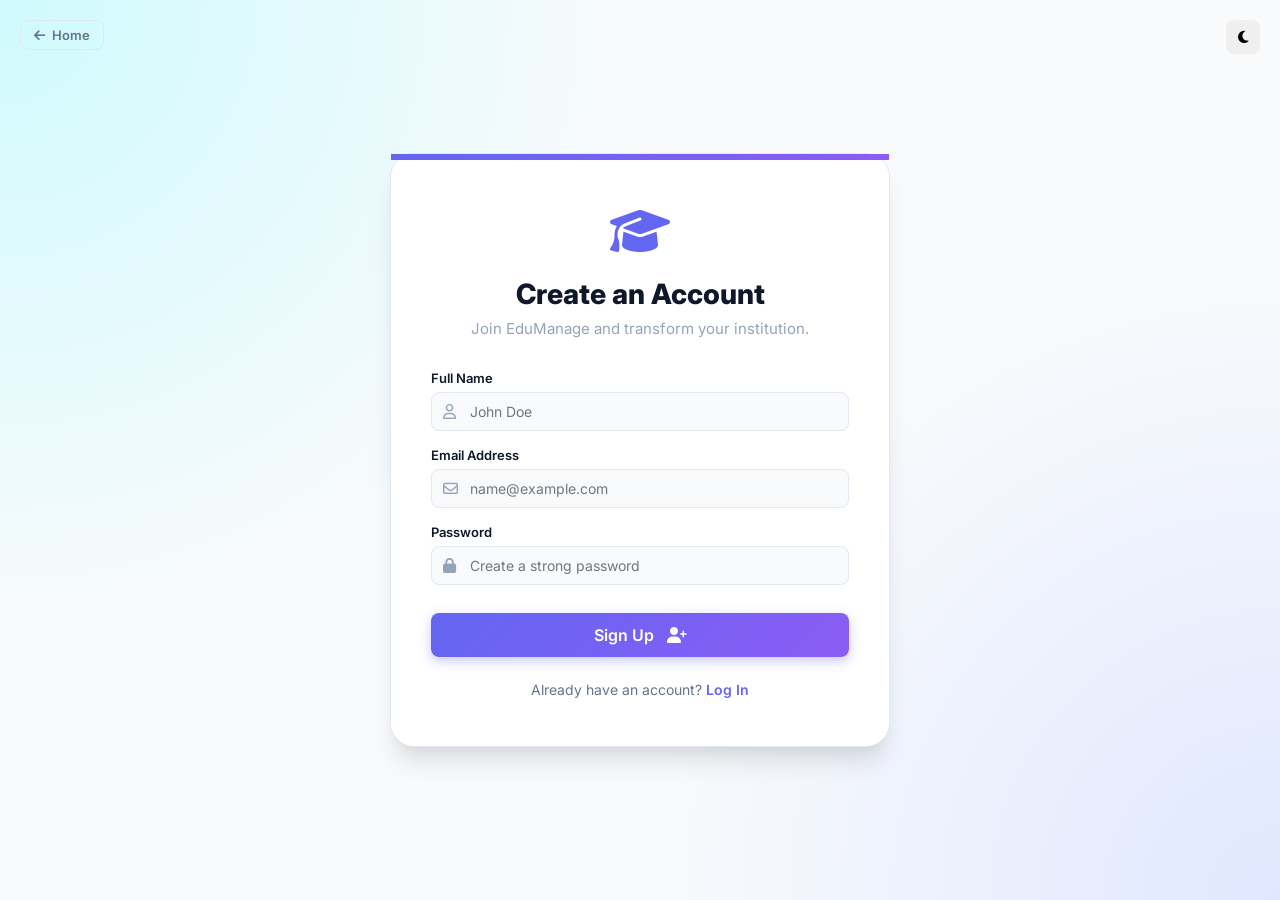
<file: signup.html>
<!DOCTYPE html>
<html lang="en">
<head>
  <meta charset="UTF-8" />
  <meta name="viewport" content="width=device-width, initial-scale=1.0" />
  <title>Sign Up — EduManage</title>
  <link rel="stylesheet" href="style.css" />
  <link rel="stylesheet" href="auth-landing.css" />
  <link rel="stylesheet" href="https://cdnjs.cloudflare.com/ajax/libs/font-awesome/6.5.0/css/all.min.css" />
</head>
<body>

  <div class="auth-container">
    <div style="position:absolute; top: 20px; left: 20px;">
      <a href="index.html" class="btn btn-outline btn-sm"><i class="fa-solid fa-arrow-left"></i> Home</a>
    </div>
    <div style="position:absolute; top: 20px; right: 20px;">
      <button class="btn btn-icon dark-toggle" id="dark-toggle"><i class="fa-solid fa-moon"></i></button>
    </div>

    <div class="auth-card" style="max-width: 500px;">
      <div class="auth-icon"><i class="fa-solid fa-graduation-cap"></i></div>
      <h2 class="auth-title">Create an Account</h2>
      <p class="auth-subtitle">Join EduManage and transform your institution.</p>

      <form id="signup-form" action="dashboard.html">
        <div class="form-group" style="margin-bottom: 16px;">
          <label class="form-label">Full Name</label>
          <div class="input-wrapper">
            <i class="fa-regular fa-user input-icon"></i>
            <input type="text" class="form-control" placeholder="John Doe" required />
          </div>
        </div>

        <div class="form-group" style="margin-bottom: 16px;">
          <label class="form-label">Email Address</label>
          <div class="input-wrapper">
            <i class="fa-regular fa-envelope input-icon"></i>
            <input type="email" class="form-control" placeholder="name@example.com" required />
          </div>
        </div>
        
        <div class="form-group" style="margin-bottom: 28px;">
          <label class="form-label">Password</label>
          <div class="input-wrapper">
            <i class="fa-solid fa-lock input-icon"></i>
            <input type="password" class="form-control" placeholder="Create a strong password" required minlength="8" />
          </div>
        </div>

        <button type="submit" class="btn btn-primary" style="width: 100%; height: 44px; font-size:16px;">
          Sign Up <i class="fa-solid fa-user-plus" style="margin-left: 6px;"></i>
        </button>
      </form>

      <div class="auth-links">
        Already have an account? <a href="login.html">Log In</a>
      </div>
    </div>
  </div>

  <script src="script.js"></script>
</body>
</html>
</file>
<file: style.css>
/* ============================================================
   Student Management System — style.css
   Modern SaaS Dashboard Design System
   ============================================================ */

@import url('https://fonts.googleapis.com/css2?family=Inter:wght@300;400;500;600;700;800&display=swap');

/* ── CSS Variables ─────────────────────────────────────────── */
:root {
  --primary:        #6366f1;
  --primary-dark:   #4f46e5;
  --primary-light:  #e0e7ff;
  --secondary:      #8b5cf6;
  --success:        #10b981;
  --success-light:  #d1fae5;
  --warning:        #f59e0b;
  --warning-light:  #fef3c7;
  --danger:         #ef4444;
  --danger-light:   #fee2e2;
  --info:           #06b6d4;
  --info-light:     #cffafe;

  --bg:             #f8fafc;
  --bg-card:        #ffffff;
  --bg-sidebar:     #0f172a;
  --bg-sidebar-hover: #1e293b;
  --sidebar-active: #6366f1;

  --text-primary:   #0f172a;
  --text-secondary: #64748b;
  --text-muted:     #94a3b8;
  --text-sidebar:   #cbd5e1;
  --text-sidebar-active: #ffffff;

  --border:         #e2e8f0;
  --border-focus:   #6366f1;

  --shadow-sm:      0 1px 3px rgba(0,0,0,.06), 0 1px 2px rgba(0,0,0,.04);
  --shadow:         0 4px 6px -1px rgba(0,0,0,.07), 0 2px 4px -1px rgba(0,0,0,.04);
  --shadow-md:      0 10px 15px -3px rgba(0,0,0,.08), 0 4px 6px -2px rgba(0,0,0,.04);
  --shadow-lg:      0 20px 25px -5px rgba(0,0,0,.1), 0 10px 10px -5px rgba(0,0,0,.04);

  --radius-sm:      8px;
  --radius:         12px;
  --radius-lg:      18px;
  --radius-xl:      24px;

  --sidebar-w:      260px;
  --topbar-h:       68px;

  --transition:     all .22s cubic-bezier(.4,0,.2,1);
}

/* ── Dark Mode Variables ────────────────────────────────────── */
[data-theme="dark"] {
  --bg:             #0f172a;
  --bg-card:        #1e293b;
  --bg-sidebar:     #020617;
  --bg-sidebar-hover: #0f172a;

  --text-primary:   #f1f5f9;
  --text-secondary: #94a3b8;
  --text-muted:     #64748b;

  --border:         #334155;
  --primary-light:  #312e81;
  --success-light:  #064e3b;
  --warning-light:  #78350f;
  --danger-light:   #7f1d1d;
  --info-light:     #164e63;
}

/* ── Reset & Base ───────────────────────────────────────────── */
*, *::before, *::after { box-sizing: border-box; margin: 0; padding: 0; }
html {
  font-size: 16px;
  scroll-behavior: smooth;
  width: 100%;
  overflow-x: hidden;
}
body {
  font-family: 'Inter', system-ui, sans-serif;
  background: var(--bg);
  color: var(--text-primary);
  transition: background .3s ease, color .3s ease;
  overflow-x: hidden;
  width: 100%;
  margin: 0;
  padding: 0;
}
a { text-decoration: none; color: inherit; }
ul, ol { list-style: none; }
img { max-width: 100%; }
button { cursor: pointer; font-family: inherit; }
input, select, textarea { font-family: inherit; }

/* ── Layout Shell ───────────────────────────────────────────── */
.app-shell {
  display: flex;
  min-height: 100vh;
  width: 100%;
  overflow-x: hidden;
}

/* ── Sidebar ────────────────────────────────────────────────── */
.sidebar {
  position: fixed;
  top: 0; left: 0;
  width: var(--sidebar-w);
  height: 100vh;
  background: var(--bg-sidebar);
  display: flex;
  flex-direction: column;
  z-index: 200;
  transition: var(--transition);
  overflow: hidden;
}

.sidebar-logo {
  display: flex;
  align-items: center;
  gap: 12px;
  padding: 22px 24px;
  border-bottom: 1px solid rgba(255,255,255,.06);
}

.sidebar-logo .logo-icon {
  width: 40px; height: 40px;
  background: linear-gradient(135deg, var(--primary), var(--secondary));
  border-radius: 10px;
  display: flex; align-items: center; justify-content: center;
  font-size: 18px;
  color: #fff;
  flex-shrink: 0;
  box-shadow: 0 4px 12px rgba(99,102,241,.4);
}

.sidebar-logo .logo-text {
  font-size: 15px;
  font-weight: 700;
  color: #fff;
  line-height: 1.2;
}
.sidebar-logo .logo-text span {
  display: block;
  font-size: 11px;
  font-weight: 400;
  color: var(--text-sidebar);
  letter-spacing: .5px;
}

.sidebar-nav {
  flex: 1;
  padding: 16px 12px;
  overflow-y: auto;
}
.sidebar-nav::-webkit-scrollbar { width: 4px; }
.sidebar-nav::-webkit-scrollbar-thumb { background: rgba(255,255,255,.1); border-radius: 2px; }

.nav-section-label {
  font-size: 10px;
  font-weight: 600;
  letter-spacing: 1.2px;
  text-transform: uppercase;
  color: #475569;
  padding: 16px 12px 8px;
}

.nav-link {
  display: flex;
  align-items: center;
  gap: 11px;
  padding: 10px 12px;
  border-radius: var(--radius-sm);
  color: var(--text-sidebar);
  font-size: 14px;
  font-weight: 500;
  transition: var(--transition);
  margin-bottom: 2px;
  position: relative;
}
.nav-link i {
  font-size: 16px;
  width: 20px;
  text-align: center;
  flex-shrink: 0;
}
.nav-link:hover {
  background: var(--bg-sidebar-hover);
  color: #fff;
}
.nav-link.active {
  background: var(--sidebar-active);
  color: var(--text-sidebar-active);
  box-shadow: 0 4px 12px rgba(99,102,241,.35);
}
.nav-link .badge {
  margin-left: auto;
  background: rgba(255,255,255,.15);
  color: #fff;
  font-size: 10px;
  font-weight: 600;
  padding: 2px 7px;
  border-radius: 20px;
}
.nav-link.active .badge { background: rgba(255,255,255,.25); }

.sidebar-footer {
  padding: 16px 12px;
  border-top: 1px solid rgba(255,255,255,.06);
}

/* ── Top Bar ────────────────────────────────────────────────── */
.topbar {
  position: fixed;
  top: 0;
  left: var(--sidebar-w);
  right: 0;
  height: var(--topbar-h);
  background: var(--bg-card);
  border-bottom: 1px solid var(--border);
  display: flex;
  align-items: center;
  justify-content: space-between;
  padding: 0 28px;
  z-index: 100;
  transition: var(--transition);
  box-shadow: var(--shadow-sm);
}

.topbar-left {
  display: flex;
  align-items: center;
  gap: 16px;
}
.topbar-title {
  font-size: 20px;
  font-weight: 700;
  color: var(--text-primary);
}
.topbar-subtitle {
  font-size: 13px;
  color: var(--text-secondary);
  margin-top: 1px;
}

.topbar-right {
  display: flex;
  align-items: center;
  gap: 12px;
}

#menu-toggle {
  display: none;
  background: none;
  border: none;
  font-size: 22px;
  color: var(--text-primary);
  padding: 6px;
  border-radius: 8px;
  transition: var(--transition);
}
#menu-toggle:hover { background: var(--bg); }

.topbar-btn {
  background: var(--bg);
  border: 1px solid var(--border);
  border-radius: var(--radius-sm);
  width: 38px; height: 38px;
  display: flex; align-items: center; justify-content: center;
  font-size: 16px;
  color: var(--text-secondary);
  transition: var(--transition);
}
.topbar-btn:hover {
  background: var(--primary-light);
  border-color: var(--primary);
  color: var(--primary);
}

.dark-toggle { font-size: 18px; }

.avatar {
  width: 38px; height: 38px;
  border-radius: 50%;
  background: linear-gradient(135deg, var(--primary), var(--secondary));
  display: flex; align-items: center; justify-content: center;
  color: #fff;
  font-size: 15px;
  font-weight: 700;
  border: 2px solid var(--border);
  flex-shrink: 0;
}

/* ── Main Content ───────────────────────────────────────────── */
.main-content {
  margin-left: var(--sidebar-w);
  margin-top: var(--topbar-h);
  min-height: calc(100vh - var(--topbar-h));
  padding: 32px 28px;
  transition: margin-left .3s ease;
  width: calc(100% - var(--sidebar-w));
  min-width: 0;
  box-sizing: border-box;
  overflow-x: hidden;
}

/* ── Page Header ────────────────────────────────────────────── */
.page-header {
  margin-bottom: 28px;
}
.page-title {
  font-size: 26px;
  font-weight: 800;
  color: var(--text-primary);
  margin-bottom: 4px;
}
.page-subtitle {
  font-size: 14px;
  color: var(--text-secondary);
}

/* ── Stats Cards ────────────────────────────────────────────── */
.stats-grid {
  display: grid;
  grid-template-columns: repeat(auto-fit, minmax(220px, 1fr));
  gap: 20px;
  margin-bottom: 32px;
}

.stat-card {
  background: var(--bg-card);
  border-radius: var(--radius-lg);
  padding: 24px;
  border: 1px solid var(--border);
  box-shadow: var(--shadow-sm);
  display: flex;
  align-items: flex-start;
  gap: 16px;
  transition: var(--transition);
  position: relative;
  overflow: hidden;
}
.stat-card::before {
  content: '';
  position: absolute;
  top: 0; left: 0; right: 0;
  height: 3px;
  border-radius: var(--radius-lg) var(--radius-lg) 0 0;
  transition: var(--transition);
}
.stat-card:hover {
  transform: translateY(-3px);
  box-shadow: var(--shadow-md);
}

.stat-card.indigo::before  { background: linear-gradient(90deg, #6366f1, #8b5cf6); }
.stat-card.emerald::before { background: linear-gradient(90deg, #10b981, #059669); }
.stat-card.amber::before   { background: linear-gradient(90deg, #f59e0b, #d97706); }
.stat-card.cyan::before    { background: linear-gradient(90deg, #06b6d4, #0284c7); }

.stat-icon {
  width: 52px; height: 52px;
  border-radius: var(--radius);
  display: flex; align-items: center; justify-content: center;
  font-size: 22px;
  flex-shrink: 0;
}
.stat-card.indigo  .stat-icon { background: var(--primary-light);  color: var(--primary); }
.stat-card.emerald .stat-icon { background: var(--success-light);  color: var(--success); }
.stat-card.amber   .stat-icon { background: var(--warning-light);  color: var(--warning); }
.stat-card.cyan    .stat-icon { background: var(--info-light);     color: var(--info);    }

.stat-info { flex: 1; }
.stat-label {
  font-size: 12px;
  font-weight: 600;
  text-transform: uppercase;
  letter-spacing: .8px;
  color: var(--text-secondary);
  margin-bottom: 6px;
}
.stat-value {
  font-size: 32px;
  font-weight: 800;
  color: var(--text-primary);
  line-height: 1;
  margin-bottom: 6px;
}
.stat-change {
  font-size: 12px;
  font-weight: 500;
  color: var(--text-muted);
}
.stat-change.up   { color: var(--success); }
.stat-change.down { color: var(--danger);  }

/* ── Cards ─────────────────────────────────────────────────── */
.card {
  background: var(--bg-card);
  border-radius: var(--radius-lg);
  border: 1px solid var(--border);
  box-shadow: var(--shadow-sm);
  overflow: hidden;
  transition: var(--transition);
}
.card-header {
  padding: 20px 24px;
  border-bottom: 1px solid var(--border);
  display: flex;
  align-items: center;
  justify-content: space-between;
  gap: 12px;
  flex-wrap: wrap;
}
.card-title {
  font-size: 16px;
  font-weight: 700;
  color: var(--text-primary);
  display: flex;
  align-items: center;
  gap: 8px;
}
.card-title i {
  color: var(--primary);
  font-size: 18px;
}
.card-body { padding: 24px; }

/* ── Buttons ────────────────────────────────────────────────── */
.btn {
  display: inline-flex;
  align-items: center;
  justify-content: center;
  gap: 7px;
  padding: 9px 18px;
  border-radius: var(--radius-sm);
  font-size: 14px;
  font-weight: 600;
  border: none;
  transition: var(--transition);
  white-space: nowrap;
  position: relative;
  overflow: hidden;
}
.btn::after {
  content: '';
  position: absolute;
  inset: 0;
  background: rgba(255,255,255,0);
  transition: background .2s;
}
.btn:hover::after { background: rgba(255,255,255,.12); }
.btn:active { transform: scale(.97); }

.btn-primary {
  background: linear-gradient(135deg, var(--primary), var(--secondary));
  color: #fff;
  box-shadow: 0 4px 12px rgba(99,102,241,.35);
}
.btn-primary:hover { box-shadow: 0 6px 16px rgba(99,102,241,.45); }

.btn-success {
  background: linear-gradient(135deg, #10b981, #059669);
  color: #fff;
  box-shadow: 0 4px 12px rgba(16,185,129,.3);
}
.btn-danger {
  background: linear-gradient(135deg, #ef4444, #dc2626);
  color: #fff;
  box-shadow: 0 4px 12px rgba(239,68,68,.3);
}
.btn-warning {
  background: linear-gradient(135deg, #f59e0b, #d97706);
  color: #fff;
  box-shadow: 0 4px 12px rgba(245,158,11,.3);
}
.btn-outline {
  background: transparent;
  border: 1.5px solid var(--border);
  color: var(--text-secondary);
}
.btn-outline:hover { border-color: var(--primary); color: var(--primary); background: var(--primary-light); }

.btn-icon {
  width: 34px; height: 34px;
  padding: 0;
  border-radius: var(--radius-sm);
}
.btn-sm { padding: 6px 13px; font-size: 13px; }
.btn-lg { padding: 12px 24px; font-size: 15px; }

/* ── Form Controls ──────────────────────────────────────────── */
.form-grid {
  display: grid;
  grid-template-columns: repeat(auto-fit, minmax(260px, 1fr));
  gap: 20px;
}

.form-group { display: flex; flex-direction: column; gap: 6px; }
.form-group.full { grid-column: 1 / -1; }

.form-label {
  font-size: 13px;
  font-weight: 600;
  color: var(--text-primary);
  display: flex;
  align-items: center;
  gap: 5px;
}
.form-label .required { color: var(--danger); font-size: 14px; }

.form-control {
  padding: 10px 14px;
  border: 1.5px solid var(--border);
  border-radius: var(--radius-sm);
  background: var(--bg);
  color: var(--text-primary);
  font-size: 14px;
  transition: var(--transition);
  width: 100%;
}
.form-control:focus {
  outline: none;
  border-color: var(--primary);
  background: var(--bg-card);
  box-shadow: 0 0 0 3px rgba(99,102,241,.12);
}
.form-control.error { border-color: var(--danger); box-shadow: 0 0 0 3px rgba(239,68,68,.12); }
.form-control.success { border-color: var(--success); box-shadow: 0 0 0 3px rgba(16,185,129,.12); }

.form-help { font-size: 12px; color: var(--text-muted); }
.form-error { font-size: 12px; color: var(--danger); font-weight: 500; display: none; }
.form-error.show { display: block; }

.input-wrapper {
  position: relative;
  display: flex;
  align-items: center;
}
.input-wrapper .input-icon {
  position: absolute;
  left: 12px;
  color: var(--text-muted);
  font-size: 15px;
  pointer-events: none;
}
.input-wrapper .form-control { padding-left: 38px; }

/* ── Table ──────────────────────────────────────────────────── */
.table-wrapper { overflow-x: auto; border-radius: var(--radius); }

.data-table {
  width: 100%;
  border-collapse: collapse;
  font-size: 14px;
}
.data-table thead th {
  background: var(--bg);
  padding: 13px 16px;
  text-align: left;
  font-size: 11px;
  font-weight: 700;
  text-transform: uppercase;
  letter-spacing: .8px;
  color: var(--text-secondary);
  border-bottom: 1.5px solid var(--border);
  white-space: nowrap;
  cursor: pointer;
  user-select: none;
  transition: var(--transition);
}
.data-table thead th:hover { color: var(--primary); }
.data-table thead th .sort-icon { margin-left: 6px; opacity: .4; font-size: 10px; }
.data-table thead th.sorted .sort-icon { opacity: 1; color: var(--primary); }

.data-table tbody tr {
  border-bottom: 1px solid var(--border);
  transition: var(--transition);
}
.data-table tbody tr:last-child { border-bottom: none; }
.data-table tbody tr:hover { background: var(--bg); }

.data-table td {
  padding: 14px 16px;
  color: var(--text-primary);
  vertical-align: middle;
}

.student-name {
  display: flex;
  align-items: center;
  gap: 10px;
}
.student-avatar {
  width: 34px; height: 34px;
  border-radius: 50%;
  background: linear-gradient(135deg, var(--primary), var(--secondary));
  display: flex; align-items: center; justify-content: center;
  color: #fff;
  font-size: 13px;
  font-weight: 700;
  flex-shrink: 0;
}

/* ── Badges ─────────────────────────────────────────────────── */
.badge {
  display: inline-flex;
  align-items: center;
  gap: 4px;
  padding: 3px 10px;
  border-radius: 20px;
  font-size: 11px;
  font-weight: 600;
  white-space: nowrap;
}
.badge-primary  { background: var(--primary-light); color: var(--primary); }
.badge-success  { background: var(--success-light); color: var(--success); }
.badge-warning  { background: var(--warning-light); color: var(--warning); }
.badge-danger   { background: var(--danger-light);  color: var(--danger);  }
.badge-info     { background: var(--info-light);    color: var(--info);    }

/* ── Search Bar ─────────────────────────────────────────────── */
.search-bar {
  position: relative;
  width: 100%;
  max-width: 420px;
}
.search-bar input {
  width: 100%;
  padding: 10px 14px 10px 40px;
  border: 1.5px solid var(--border);
  border-radius: var(--radius-sm);
  background: var(--bg);
  color: var(--text-primary);
  font-size: 14px;
  transition: var(--transition);
}
.search-bar input:focus {
  outline: none;
  border-color: var(--primary);
  background: var(--bg-card);
  box-shadow: 0 0 0 3px rgba(99,102,241,.12);
}
.search-bar i {
  position: absolute;
  left: 13px;
  top: 50%;
  transform: translateY(-50%);
  color: var(--text-muted);
  font-size: 15px;
}

/* ── Filters Bar ────────────────────────────────────────────── */
.filters-bar {
  display: flex;
  align-items: center;
  flex-wrap: wrap;
  gap: 12px;
}

.filter-select {
  padding: 9px 14px;
  border: 1.5px solid var(--border);
  border-radius: var(--radius-sm);
  background: var(--bg-card);
  color: var(--text-primary);
  font-size: 13px;
  font-weight: 500;
  transition: var(--transition);
}
.filter-select:focus {
  outline: none;
  border-color: var(--primary);
  box-shadow: 0 0 0 3px rgba(99,102,241,.12);
}

/* ── Empty State ────────────────────────────────────────────── */
.empty-state {
  text-align: center;
  padding: 60px 24px;
  color: var(--text-secondary);
}
.empty-state i {
  font-size: 56px;
  color: var(--text-muted);
  margin-bottom: 16px;
  display: block;
}
.empty-state h3 {
  font-size: 18px;
  font-weight: 700;
  color: var(--text-primary);
  margin-bottom: 6px;
}
.empty-state p { font-size: 14px; }

/* ── Modal ──────────────────────────────────────────────────── */
.modal-overlay {
  position: fixed;
  inset: 0;
  background: rgba(0,0,0,.5);
  backdrop-filter: blur(4px);
  z-index: 999;
  display: flex;
  align-items: center;
  justify-content: center;
  padding: 20px;
  opacity: 0;
  visibility: hidden;
  transition: opacity .25s ease, visibility .25s ease;
}
.modal-overlay.show {
  opacity: 1;
  visibility: visible;
}
.modal {
  background: var(--bg-card);
  border-radius: var(--radius-xl);
  width: 100%;
  max-width: 560px;
  max-height: 90vh;
  overflow-y: auto;
  box-shadow: var(--shadow-lg);
  transform: scale(.92) translateY(20px);
  transition: transform .28s cubic-bezier(.34,1.56,.64,1);
}
.modal-overlay.show .modal {
  transform: scale(1) translateY(0);
}
.modal-header {
  display: flex;
  align-items: center;
  justify-content: space-between;
  padding: 22px 28px;
  border-bottom: 1px solid var(--border);
}
.modal-title {
  font-size: 18px;
  font-weight: 700;
  color: var(--text-primary);
  display: flex;
  align-items: center;
  gap: 10px;
}
.modal-title i { color: var(--primary); }
.modal-close {
  background: var(--bg);
  border: 1px solid var(--border);
  width: 34px; height: 34px;
  border-radius: 50%;
  display: flex; align-items: center; justify-content: center;
  font-size: 16px;
  color: var(--text-secondary);
  cursor: pointer;
  transition: var(--transition);
}
.modal-close:hover { background: var(--danger-light); border-color: var(--danger); color: var(--danger); }
.modal-body { padding: 24px 28px; }
.modal-footer {
  display: flex;
  gap: 10px;
  justify-content: flex-end;
  padding: 18px 28px;
  border-top: 1px solid var(--border);
}

/* ── Confirm Dialog ─────────────────────────────────────────── */
.confirm-modal { max-width: 400px; }
.confirm-icon {
  width: 64px; height: 64px;
  border-radius: 50%;
  background: var(--danger-light);
  display: flex; align-items: center; justify-content: center;
  font-size: 28px;
  color: var(--danger);
  margin: 0 auto 18px;
}
.confirm-modal .modal-body { text-align: center; }
.confirm-modal h3 {
  font-size: 18px;
  font-weight: 700;
  color: var(--text-primary);
  margin-bottom: 8px;
}
.confirm-modal p { font-size: 14px; color: var(--text-secondary); }

/* ── Toast Notifications ────────────────────────────────────── */
#toast-container {
  position: fixed;
  bottom: 28px;
  right: 28px;
  z-index: 9999;
  display: flex;
  flex-direction: column;
  gap: 10px;
  pointer-events: none;
}

.toast {
  display: flex;
  align-items: center;
  gap: 12px;
  padding: 14px 18px;
  border-radius: var(--radius);
  background: var(--bg-card);
  box-shadow: var(--shadow-lg);
  border: 1px solid var(--border);
  min-width: 280px;
  max-width: 360px;
  pointer-events: all;
  animation: slideIn .35s cubic-bezier(.34,1.56,.64,1) forwards;
  position: relative;
  overflow: hidden;
}
.toast::before {
  content: '';
  position: absolute;
  left: 0; top: 0; bottom: 0;
  width: 4px;
  border-radius: 4px 0 0 4px;
}
.toast.success::before { background: var(--success); }
.toast.error::before   { background: var(--danger);  }
.toast.warning::before { background: var(--warning); }
.toast.info::before    { background: var(--info);    }

.toast-icon {
  width: 34px; height: 34px;
  border-radius: 50%;
  display: flex; align-items: center; justify-content: center;
  font-size: 15px;
  flex-shrink: 0;
}
.toast.success .toast-icon { background: var(--success-light); color: var(--success); }
.toast.error   .toast-icon { background: var(--danger-light);  color: var(--danger);  }
.toast.warning .toast-icon { background: var(--warning-light); color: var(--warning); }
.toast.info    .toast-icon { background: var(--info-light);    color: var(--info);    }

.toast-content { flex: 1; }
.toast-title {
  font-size: 14px;
  font-weight: 700;
  color: var(--text-primary);
  margin-bottom: 2px;
}
.toast-msg { font-size: 12px; color: var(--text-secondary); }

.toast-close {
  background: none;
  border: none;
  color: var(--text-muted);
  font-size: 14px;
  padding: 2px;
  cursor: pointer;
  transition: color .2s;
  flex-shrink: 0;
}
.toast-close:hover { color: var(--text-primary); }

.toast.removing {
  animation: slideOut .3s ease forwards;
}

@keyframes slideIn {
  from { opacity: 0; transform: translateX(100%); }
  to   { opacity: 1; transform: translateX(0); }
}
@keyframes slideOut {
  from { opacity: 1; transform: translateX(0); }
  to   { opacity: 0; transform: translateX(110%); }
}

/* ── Progress Bar ───────────────────────────────────────────── */
.progress-bar-outer {
  height: 6px;
  background: var(--border);
  border-radius: 3px;
  overflow: hidden;
}
.progress-bar-fill {
  height: 100%;
  border-radius: 3px;
  transition: width .6s ease;
  background: linear-gradient(90deg, var(--primary), var(--secondary));
}

/* ── Mark Grade Colors ──────────────────────────────────────── */
.grade-a { color: var(--success); font-weight: 700; }
.grade-b { color: var(--info);    font-weight: 700; }
.grade-c { color: var(--warning); font-weight: 700; }
.grade-f { color: var(--danger);  font-weight: 700; }

/* ── Recent Activity ────────────────────────────────────────── */
.activity-list { display: flex; flex-direction: column; gap: 16px; }
.activity-item {
  display: flex;
  align-items: flex-start;
  gap: 12px;
}
.activity-dot {
  width: 10px; height: 10px;
  border-radius: 50%;
  margin-top: 5px;
  flex-shrink: 0;
}
.activity-text { font-size: 13px; color: var(--text-secondary); line-height: 1.5; }
.activity-text strong { color: var(--text-primary); font-weight: 600; }
.activity-time { font-size: 11px; color: var(--text-muted); margin-top: 2px; }

/* ── Dept Chart ─────────────────────────────────────────────── */
.dept-item {
  margin-bottom: 16px;
}
.dept-header {
  display: flex;
  justify-content: space-between;
  align-items: center;
  margin-bottom: 6px;
  font-size: 13px;
}
.dept-name { font-weight: 600; color: var(--text-primary); }
.dept-count { color: var(--text-secondary); font-weight: 500; }

/* ── Search Result Highlight ────────────────────────────────── */
.highlight {
  background: rgba(99,102,241,.2);
  color: var(--primary);
  border-radius: 2px;
  padding: 0 2px;
}

/* ── Row Actions ────────────────────────────────────────────── */
.row-actions {
  display: flex;
  gap: 6px;
  align-items: center;
}

/* ── Overlay for sidebar on mobile ─────────────────────────── */
.sidebar-overlay {
  display: none;
  position: fixed;
  inset: 0;
  background: rgba(0,0,0,.5);
  z-index: 199;
}

/* ── Animations ─────────────────────────────────────────────── */
@keyframes fadeUp {
  from { opacity: 0; transform: translateY(18px); }
  to   { opacity: 1; transform: translateY(0); }
}
.fade-up { animation: fadeUp .4s ease forwards; }
.fade-up-1 { animation-delay: .05s; opacity: 0; }
.fade-up-2 { animation-delay: .1s;  opacity: 0; }
.fade-up-3 { animation-delay: .15s; opacity: 0; }
.fade-up-4 { animation-delay: .2s;  opacity: 0; }

@keyframes pulse {
  0%, 100% { opacity: 1; }
  50%       { opacity: .5; }
}
.pulse { animation: pulse 1.5s ease infinite; }

/* ── Responsive ─────────────────────────────────────────────── */
@media (max-width: 900px) {
  .sidebar {
    transform: translateX(-100%);
  }
  .sidebar.open {
    transform: translateX(0);
  }
  .sidebar-overlay { display: block; }
  .topbar { left: 0; }
  .main-content {
    margin-left: 0;
    width: 100%;
  }
  #menu-toggle { display: flex; }
  .stats-grid { grid-template-columns: 1fr 1fr; }
  /* Collapse 2-col dashboard/add grid on tablet */
  .dashboard-grid,
  .page-two-col {
    grid-template-columns: 1fr !important;
  }
}

@media (max-width: 600px) {
  .stats-grid { grid-template-columns: 1fr; }
  .main-content { padding: 20px 16px; }
  .topbar { padding: 0 16px; }
  .filters-bar { flex-direction: column; align-items: stretch; }
  .search-bar { max-width: 100%; }
  #toast-container { right: 12px; left: 12px; }
  .toast { max-width: 100%; }
  .modal { margin: 12px; }
  .form-grid { grid-template-columns: 1fr !important; }
}

/* ── Utility ────────────────────────────────────────────────── */
.text-right { text-align: right; }
.text-center { text-align: center; }
.mt-4  { margin-top: 16px; }
.mb-4  { margin-bottom: 16px; }
.mt-6  { margin-top: 24px; }
.mb-6  { margin-bottom: 24px; }
.d-flex { display: flex; }
.align-center { align-items: center; }
.gap-2 { gap: 8px; }
.gap-3 { gap: 12px; }
.flex-1 { flex: 1; }
.w-full { width: 100%; }

/* ── Scrollbar ──────────────────────────────────────────────── */
::-webkit-scrollbar { width: 6px; height: 6px; }
::-webkit-scrollbar-track { background: transparent; }
::-webkit-scrollbar-thumb { background: var(--border); border-radius: 3px; }
::-webkit-scrollbar-thumb:hover { background: var(--text-muted); }

/* ── Feedback & Context Enhancements ────────────────────────── */
.form-grid {
  display: grid;
  grid-template-columns: repeat(auto-fit, minmax(300px, 1fr));
  gap: 20px 24px;
}
/* Full-width layout — no max-width restriction on main-content */

/* ── Two-Column Page Layouts ─────────────────────────── */
.dashboard-grid {
  display: grid;
  grid-template-columns: 1fr 340px;
  gap: 24px;
  align-items: start;
  width: 100%;
}
.page-two-col {
  display: grid;
  grid-template-columns: 1fr 340px;
  gap: 28px;
  align-items: start;
  width: 100%;
}
.page-two-col > *,
.dashboard-grid > * {
  min-width: 0;
}
.feedback-card {
  border-left: 4px solid var(--primary);
  display: flex !important;
  flex-direction: column;
}
.feedback-card.status-Resolved { border-left-color: var(--success); }
.feedback-card.status-Pending { border-left-color: var(--warning); }
.feedback-grid {
  display: grid;
  grid-template-columns: repeat(auto-fill, minmax(320px, 1fr));
  gap: 24px;
}
.fb-meta { display:flex; justify-content:space-between; align-items:center; margin-bottom: 12px; }
</file>
<file: auth-landing.css>
/* Additional Styles for Auth & Landing Pages */
.landing-header {
  position: fixed;
  top: 0; width: 100%;
  background: rgba(255,255,255,0.8);
  backdrop-filter: blur(12px);
  -webkit-backdrop-filter: blur(12px);
  z-index: 1000;
  border-bottom: 1px solid var(--border);
  display: flex; justify-content: space-between; align-items: center;
  padding: 16px 5%;
  transition: var(--transition);
}
[data-theme="dark"] .landing-header { background: rgba(15,23,42,0.8); }

.landing-nav { display: flex; gap: 24px; align-items: center; }
.landing-nav a:not(.btn) { font-weight: 500; color: var(--text-primary); transition: var(--transition); }
.landing-nav a:not(.btn):hover { color: var(--primary); }

.landing-hero {
  min-height: 100vh;
  display: flex; flex-direction: column; justify-content: center;
  align-items: center; text-align: center;
  background: radial-gradient(circle at center top, var(--primary-light) 0%, var(--bg) 60%);
  padding: 120px 5% 50px;
}
[data-theme="dark"] .landing-hero {
  background: radial-gradient(circle at center top, rgba(99,102,241,0.15) 0%, var(--bg) 60%);
}
.hero-title { font-size: 64px; font-weight: 800; background: linear-gradient(135deg, var(--primary), var(--secondary)); -webkit-background-clip: text; -webkit-text-fill-color: transparent; margin-bottom: 24px; line-height: 1.1; animation: fadeUp 0.8s ease-out; }
.hero-subtitle { font-size: 20px; color: var(--text-secondary); max-width: 600px; margin-bottom: 40px; animation: fadeUp 0.8s ease-out 0.2s backwards; }
.hero-buttons { display: flex; gap: 16px; justify-content: center; animation: fadeUp 0.8s ease-out 0.4s backwards; }

.landing-footer {
  background: var(--bg-card); border-top: 1px solid var(--border); padding: 40px 5%; text-align: center; color: var(--text-secondary);
}

.auth-container {
  min-height: 100vh;
  display: flex; align-items: center; justify-content: center;
  background: var(--bg);
  background-image: radial-gradient(circle at bottom right, var(--primary-light) 0%, transparent 40%),
                    radial-gradient(circle at top left, var(--info-light) 0%, transparent 40%);
  padding: 40px 20px;
}
[data-theme="dark"] .auth-container {
  background-image: radial-gradient(circle at bottom right, rgba(99,102,241,0.1) 0%, transparent 40%),
                    radial-gradient(circle at top left, rgba(6,182,212,0.1) 0%, transparent 40%);
}
.auth-card {
  background: var(--bg-card);
  width: 100%; max-width: 440px;
  border-radius: var(--radius-xl);
  box-shadow: var(--shadow-lg);
  border: 1px solid var(--border);
  padding: 48px 40px;
  position: relative;
  animation: scaleIn 0.5s cubic-bezier(0.16, 1, 0.3, 1);
}
.auth-card::before {
  content: ''; position: absolute; top:0; left:0; width: 100%; height: 6px; background: linear-gradient(90deg, var(--primary), var(--secondary));
}
.auth-icon { font-size: 48px; color: var(--primary); text-align: center; margin-bottom: 16px; }
.auth-title { text-align: center; font-size: 28px; font-weight: 800; margin-bottom: 8px; color: var(--text-primary); }
.auth-subtitle { text-align: center; color: var(--text-muted); font-size: 15px; margin-bottom: 32px; }
.auth-links { margin-top: 24px; text-align: center; font-size: 14px; color: var(--text-secondary); }
.auth-links a { color: var(--primary); font-weight: 600; text-decoration: none; transition: var(--transition); }
.auth-links a:hover { color: var(--primary-dark); text-decoration: underline; }

.features-section { padding: 80px 5%; background: var(--bg-card); display: grid; grid-template-columns: repeat(auto-fit, minmax(300px, 1fr)); gap: 40px; }
.feature-card { text-align: center; padding: 32px; border-radius: var(--radius-lg); background: var(--bg); border: 1px solid var(--border); transition: var(--transition); }
.feature-card:hover { transform: translateY(-5px); box-shadow: var(--shadow-md); border-color: var(--primary); }
.feature-icon { font-size: 40px; color: var(--primary); margin-bottom: 20px; }

@keyframes fadeUp {
  from { opacity: 0; transform: translateY(20px); }
  to { opacity: 1; transform: translateY(0); }
}
@keyframes scaleIn {
  from { opacity: 0; transform: scale(0.95); }
  to { opacity: 1; transform: scale(1); }
}
</file>
